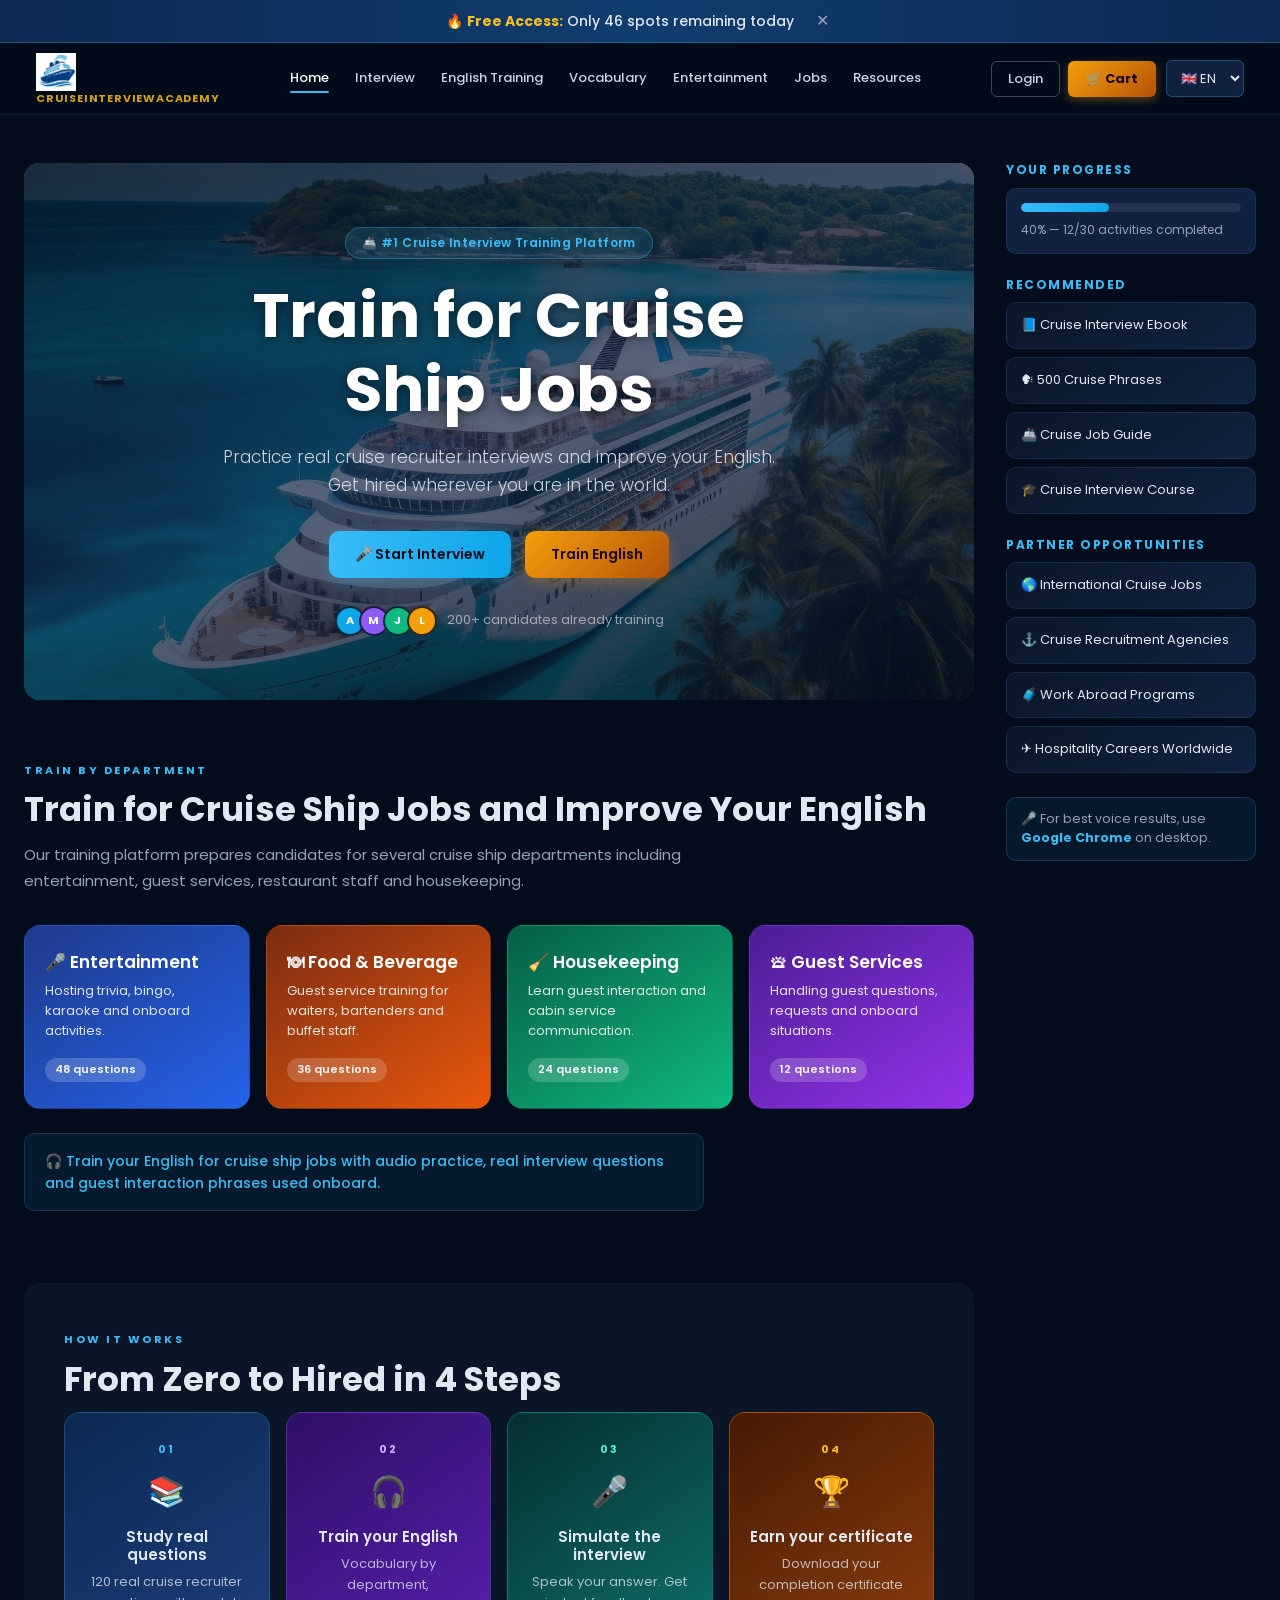
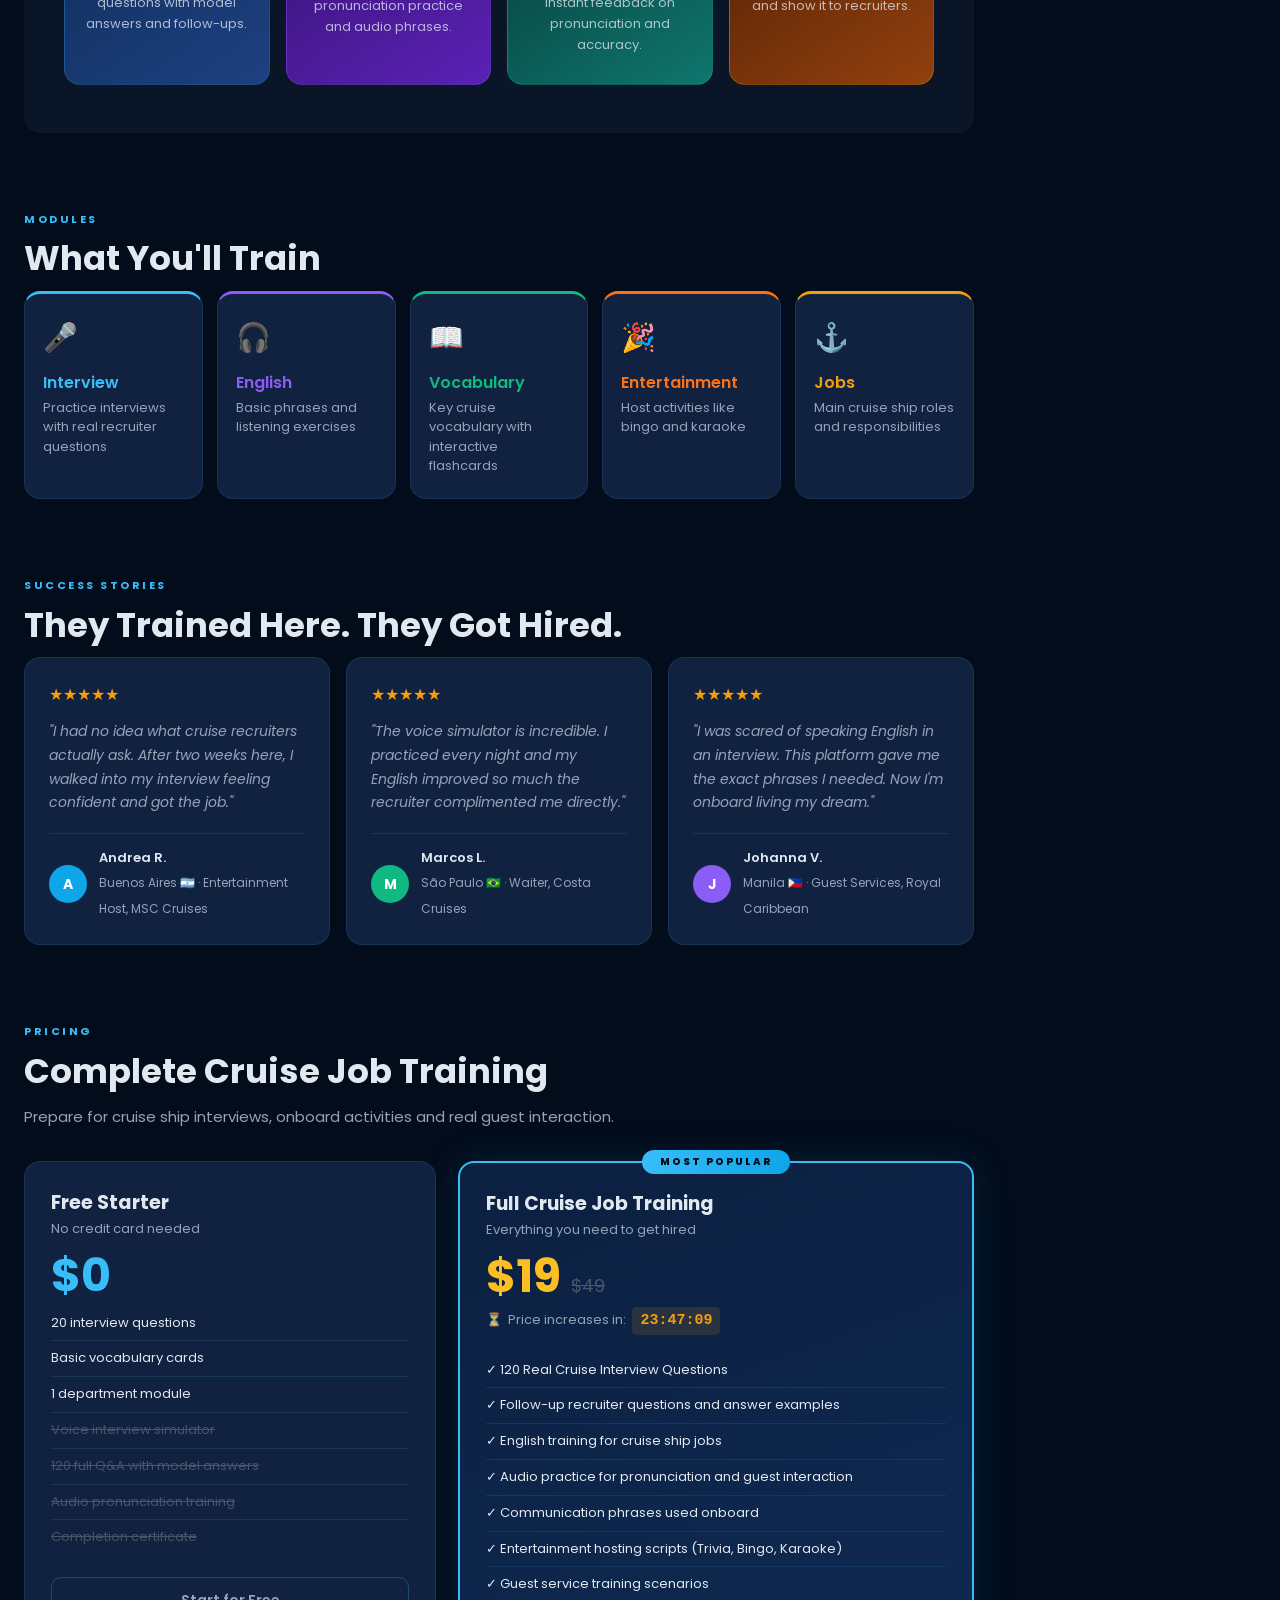
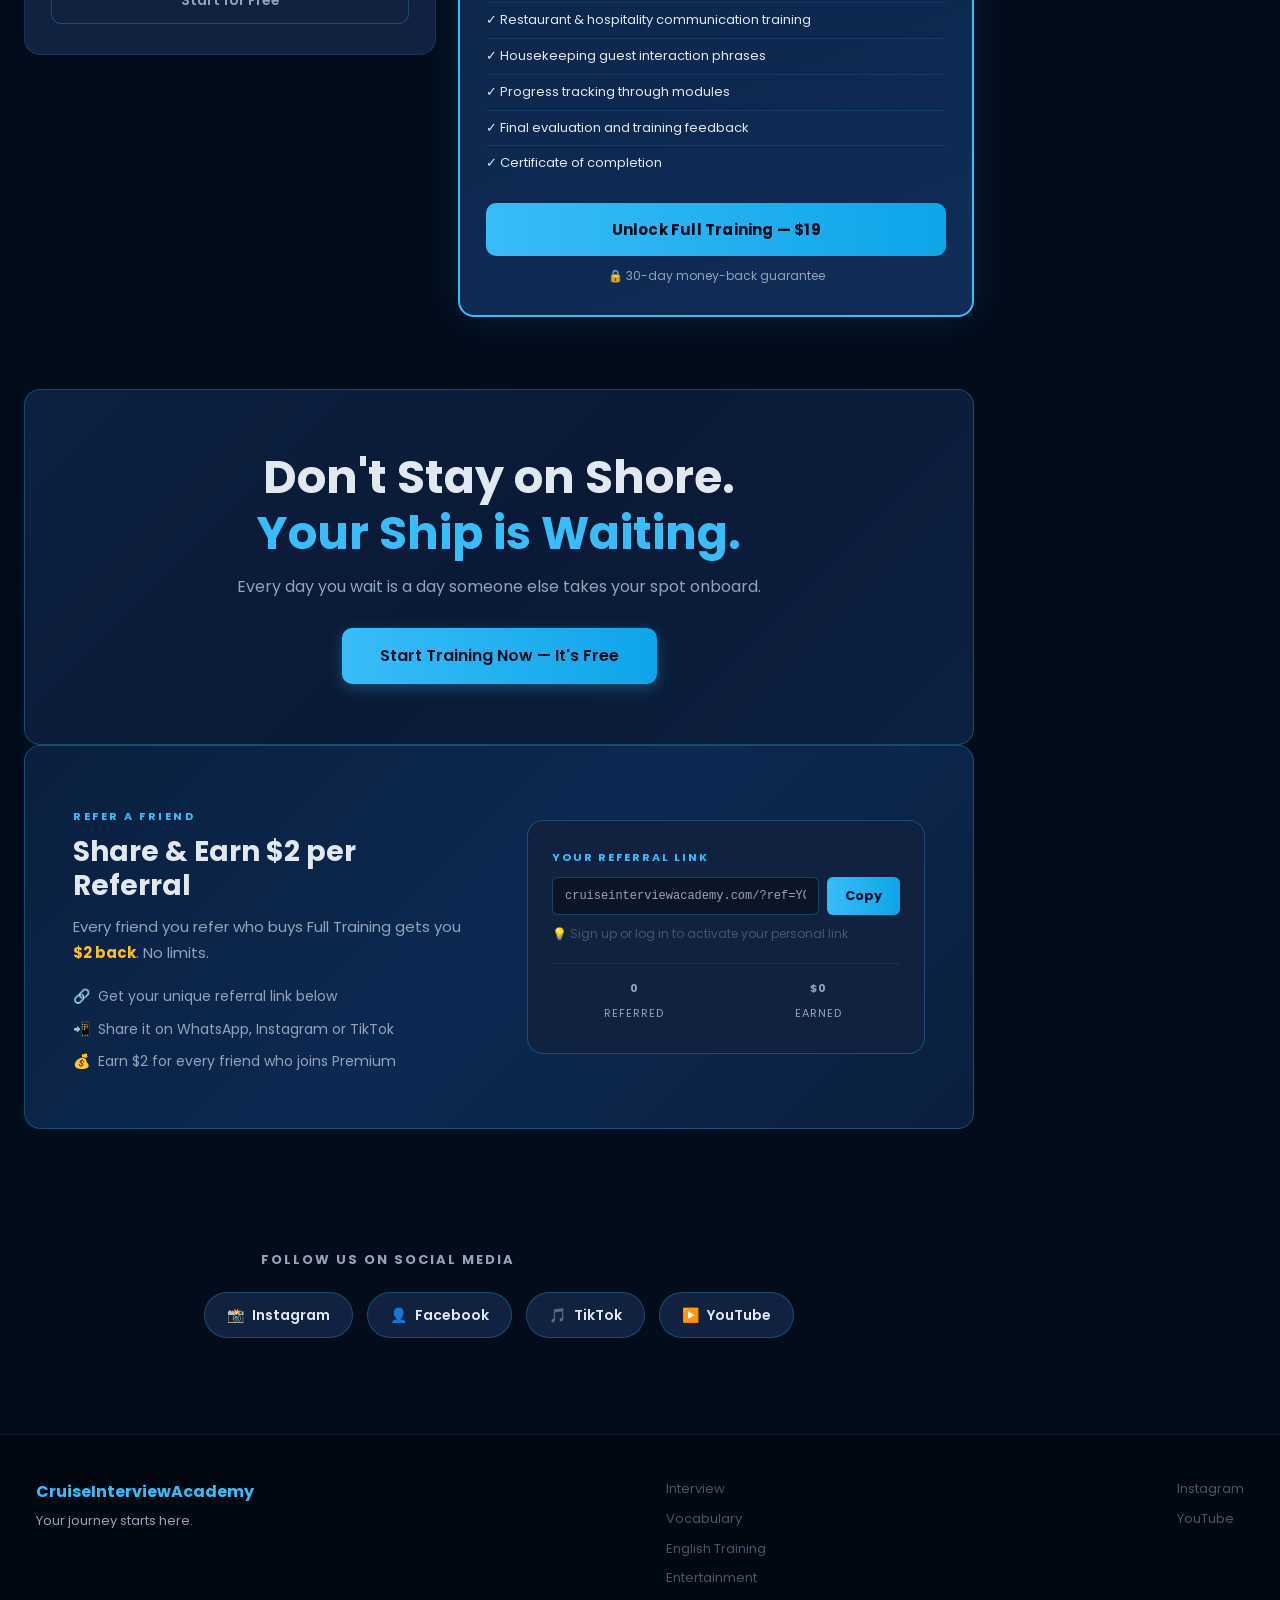
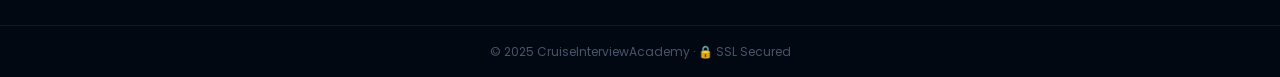
<file: index.html>
<!DOCTYPE html>
<html lang="en">
<head>
<meta charset="UTF-8">
<meta name="viewport" content="width=device-width, initial-scale=1.0">
<title>CruiseInterviewAcademy – Train for Cruise Ship Jobs</title>
<meta name="description" content="Real cruise ship interview questions, English training and voice simulation. Get hired on a cruise ship.">
<link rel="stylesheet" href="style.css">
<link href="https://fonts.googleapis.com/css2?family=Poppins:ital,wght@0,300;0,400;0,600;0,700;1,400&display=swap" rel="stylesheet">
</head>
<body>

<!-- ANNOUNCE BAR -->
<div class="announce-bar" id="announceBar">
  <span data-i18n="announce_text">🔥 <strong>Free Access:</strong> Only <span id="freeCounter">47</span> spots remaining today</span>
  <button class="announce-close" onclick="document.getElementById('announceBar').style.display='none'">✕</button>
</div>

<!-- TOPBAR -->
<header class="topbar" id="topbar">
  <div class="logo">
    <img src="images/logo.png" alt="CruiseInterviewAcademy" onerror="this.style.display='none'">
    <span class="logo-name">CruiseInterviewAcademy</span>
  </div>

  <button class="hamburger" id="hamburger">
    <span></span><span></span><span></span>
  </button>

  <nav class="menu" id="mainMenu">
    <a href="index.html" class="active" data-i18n="nav_home">Home</a>
    <a href="#" data-i18n="nav_interview">Interview</a>
    <a href="#" data-i18n="nav_english">English Training</a>
    <a href="#" data-i18n="nav_vocab">Vocabulary</a>
    <a href="#" data-i18n="nav_entertain">Entertainment</a>
    <a href="#" data-i18n="nav_jobs">Jobs</a>
    <a href="#" data-i18n="nav_resources">Resources</a>
  </nav>

  <div class="auth-area">
    <div class="auth-buttons">
      <button class="btn-login" data-i18n="btn_login">Login</button>
      <button class="btn-cart" data-i18n="btn_cart">🛒 Cart</button>
    </div>
    <select id="language-selector" class="lang-select">
      <option value="en">🇬🇧 EN</option>
      <option value="es">🇪🇸 ES</option>
      <option value="it">🇮🇹 IT</option>
      <option value="fr">🇫🇷 FR</option>
      <option value="pt">🇵🇹 PT</option>
      <option value="ph">🇵🇭 PH</option>
    </select>
  </div>
</header>

<!-- LAYOUT -->
<div class="layout">
<main class="main">

  <!-- HERO -->
  <section class="hero">
    <div class="hero-bg"></div>
    <div class="hero-content">
      <div class="hero-badge" data-i18n="hero_badge">🚢 #1 Cruise Interview Training Platform</div>
      <h1 data-i18n="hero_title">Train for Cruise Ship Jobs</h1>
      <p data-i18n="hero_sub">Practice real cruise recruiter interviews and improve your English.<br>Get hired wherever you are in the world.</p>
      <div class="hero-buttons">
        <a href="#" class="btn btn-primary" data-i18n="btn_interview">🎤 Start Interview</a>
        <a href="#" class="btn btn-secondary" data-i18n="btn_english">Train English</a>
      </div>
      <div class="hero-proof">
        <div class="proof-avatars">
          <div class="avatar" style="background:#0ea5e9">A</div>
          <div class="avatar" style="background:#8b5cf6">M</div>
          <div class="avatar" style="background:#10b981">J</div>
          <div class="avatar" style="background:#f59e0b">L</div>
        </div>
        <span data-i18n="hero_proof">200+ candidates already training</span>
      </div>
    </div>
  </section>

  <!-- CAREERS -->
  <section class="careers">
    <div class="section-label" data-i18n="dept_label">TRAIN BY DEPARTMENT</div>
    <h2 data-i18n="dept_title">Train for Cruise Ship Jobs and Improve Your English</h2>
    <p data-i18n="dept_sub">Our training platform prepares candidates for several cruise ship departments including entertainment, guest services, restaurant staff and housekeeping.</p>
    <div class="career-grid">
      <div class="career-card entertainment">
        <h3 data-i18n="dept_ent_title">🎤 Entertainment</h3>
        <p data-i18n="dept_ent_desc">Hosting trivia, bingo, karaoke and onboard activities.</p>
        <span class="card-tag" data-i18n="dept_ent_tag">48 questions</span>
      </div>
      <div class="career-card food">
        <h3 data-i18n="dept_fb_title">🍽 Food & Beverage</h3>
        <p data-i18n="dept_fb_desc">Guest service training for waiters, bartenders and buffet staff.</p>
        <span class="card-tag" data-i18n="dept_fb_tag">36 questions</span>
      </div>
      <div class="career-card housekeeping">
        <h3 data-i18n="dept_hk_title">🧹 Housekeeping</h3>
        <p data-i18n="dept_hk_desc">Learn guest interaction and cabin service communication.</p>
        <span class="card-tag" data-i18n="dept_hk_tag">24 questions</span>
      </div>
      <div class="career-card guest">
        <h3 data-i18n="dept_gs_title">🛎 Guest Services</h3>
        <p data-i18n="dept_gs_desc">Handling guest questions, requests and onboard situations.</p>
        <span class="card-tag" data-i18n="dept_gs_tag">12 questions</span>
      </div>
    </div>
    <p class="training-feature" data-i18n="training_feat">🎧 Train your English for cruise ship jobs with audio practice, real interview questions and guest interaction phrases used onboard.</p>
  </section>

  <!-- HOW IT WORKS -->
  <section class="how-it-works">
    <div class="section-label" data-i18n="how_label">HOW IT WORKS</div>
    <h2 data-i18n="how_title">From Zero to Hired in 4 Steps</h2>
    <div class="steps-grid">
      <div class="step-card step-blue">
        <div class="step-num">01</div>
        <div class="step-icon">📚</div>
        <h3 data-i18n="step1_title">Study real questions</h3>
        <p data-i18n="step1_desc">120 real cruise recruiter questions with model answers and follow-ups.</p>
      </div>
      <div class="step-card step-purple">
        <div class="step-num">02</div>
        <div class="step-icon">🎧</div>
        <h3 data-i18n="step2_title">Train your English</h3>
        <p data-i18n="step2_desc">Vocabulary by department, pronunciation practice and audio phrases.</p>
      </div>
      <div class="step-card step-teal">
        <div class="step-num">03</div>
        <div class="step-icon">🎤</div>
        <h3 data-i18n="step3_title">Simulate the interview</h3>
        <p data-i18n="step3_desc">Speak your answer. Get instant feedback on pronunciation and accuracy.</p>
      </div>
      <div class="step-card step-amber">
        <div class="step-num">04</div>
        <div class="step-icon">🏆</div>
        <h3 data-i18n="step4_title">Earn your certificate</h3>
        <p data-i18n="step4_desc">Download your completion certificate and show it to recruiters.</p>
      </div>
    </div>
  </section>

  <!-- MODULE CARDS -->
  <section class="cards">
    <div class="section-label" data-i18n="modules_label">MODULES</div>
    <h2 data-i18n="modules_title">What You'll Train</h2>
    <div class="cards-grid">
      <div class="card card-cyan">
        <div class="card-icon">🎤</div>
        <h3 data-i18n="mod_int_title">Interview</h3>
        <p class="description" data-i18n="mod_int_desc">Practice interviews with real recruiter questions</p>
      </div>
      <div class="card card-purple">
        <div class="card-icon">🎧</div>
        <h3 data-i18n="mod_eng_title">English</h3>
        <p class="description" data-i18n="mod_eng_desc">Basic phrases and listening exercises</p>
      </div>
      <div class="card card-green">
        <div class="card-icon">📖</div>
        <h3 data-i18n="mod_voc_title">Vocabulary</h3>
        <p class="description" data-i18n="mod_voc_desc">Key cruise vocabulary with interactive flashcards</p>
      </div>
      <div class="card card-orange">
        <div class="card-icon">🎉</div>
        <h3 data-i18n="mod_ent_title">Entertainment</h3>
        <p class="description" data-i18n="mod_ent_desc">Host activities like bingo and karaoke</p>
      </div>
      <div class="card card-amber">
        <div class="card-icon">⚓</div>
        <h3 data-i18n="mod_job_title">Jobs</h3>
        <p class="description" data-i18n="mod_job_desc">Main cruise ship roles and responsibilities</p>
      </div>
    </div>
  </section>

  <!-- TESTIMONIALS -->
  <section class="testimonials">
    <div class="section-label" data-i18n="test_label">SUCCESS STORIES</div>
    <h2 data-i18n="test_title">They Trained Here. They Got Hired.</h2>
    <div class="testi-grid">
      <div class="testi-card">
        <div class="testi-stars">★★★★★</div>
        <p data-i18n="testi1">"I had no idea what cruise recruiters actually ask. After two weeks here, I walked into my interview feeling confident and got the job."</p>
        <div class="testi-author">
          <div class="testi-avatar" style="background:#0ea5e9">A</div>
          <div><strong>Andrea R.</strong><span>Buenos Aires 🇦🇷 · Entertainment Host, MSC Cruises</span></div>
        </div>
      </div>
      <div class="testi-card">
        <div class="testi-stars">★★★★★</div>
        <p data-i18n="testi2">"The voice simulator is incredible. I practiced every night and my English improved so much the recruiter complimented me directly."</p>
        <div class="testi-author">
          <div class="testi-avatar" style="background:#10b981">M</div>
          <div><strong>Marcos L.</strong><span>São Paulo 🇧🇷 · Waiter, Costa Cruises</span></div>
        </div>
      </div>
      <div class="testi-card">
        <div class="testi-stars">★★★★★</div>
        <p data-i18n="testi3">"I was scared of speaking English in an interview. This platform gave me the exact phrases I needed. Now I'm onboard living my dream."</p>
        <div class="testi-author">
          <div class="testi-avatar" style="background:#8b5cf6">J</div>
          <div><strong>Johanna V.</strong><span>Manila 🇵🇭 · Guest Services, Royal Caribbean</span></div>
        </div>
      </div>
    </div>
  </section>

  <!-- PRICING -->
  <section class="pricing">
    <div class="section-label" data-i18n="price_label">PRICING</div>
    <h2 data-i18n="price_title">Complete Cruise Job Training</h2>
    <p data-i18n="price_sub">Prepare for cruise ship interviews, onboard activities and real guest interaction.</p>
    <div class="pricing-grid">
      <div class="price-card price-free">
        <h3 data-i18n="free_title">Free Starter</h3>
        <p class="price-sub-text" data-i18n="free_sub">No credit card needed</p>
        <p class="price-amount">$0</p>
        <ul>
          <li class="feat-yes" data-i18n="free_f1">20 interview questions</li>
          <li class="feat-yes" data-i18n="free_f2">Basic vocabulary cards</li>
          <li class="feat-yes" data-i18n="free_f3">1 department module</li>
          <li class="feat-no" data-i18n="free_f4">Voice interview simulator</li>
          <li class="feat-no" data-i18n="free_f5">120 full Q&A with model answers</li>
          <li class="feat-no" data-i18n="free_f6">Audio pronunciation training</li>
          <li class="feat-no" data-i18n="free_f7">Completion certificate</li>
        </ul>
        <button class="btn-free-plan" data-i18n="free_cta">Start for Free</button>
      </div>
      <div class="price-card price-premium">
        <div class="popular-badge" data-i18n="popular_badge">MOST POPULAR</div>
        <h3 data-i18n="prem_title">Full Cruise Job Training</h3>
        <p class="price-sub-text" data-i18n="prem_sub">Everything you need to get hired</p>
        <p class="price-amount">$19 <span class="price-old">$49</span></p>
        <div class="price-timer">⏳ <span data-i18n="timer_label">Price increases in:</span> <span class="countdown" id="countdown">23:47:12</span></div>
        <ul>
          <li class="feat-yes" data-i18n="prem_f1">✓ 120 Real Cruise Interview Questions</li>
          <li class="feat-yes" data-i18n="prem_f2">✓ Follow-up recruiter questions and answer examples</li>
          <li class="feat-yes" data-i18n="prem_f3">✓ English training for cruise ship jobs</li>
          <li class="feat-yes" data-i18n="prem_f4">✓ Audio practice for pronunciation and guest interaction</li>
          <li class="feat-yes" data-i18n="prem_f5">✓ Communication phrases used onboard</li>
          <li class="feat-yes" data-i18n="prem_f6">✓ Entertainment hosting scripts (Trivia, Bingo, Karaoke)</li>
          <li class="feat-yes" data-i18n="prem_f7">✓ Guest service training scenarios</li>
          <li class="feat-yes" data-i18n="prem_f8">✓ Restaurant & hospitality communication training</li>
          <li class="feat-yes" data-i18n="prem_f9">✓ Housekeeping guest interaction phrases</li>
          <li class="feat-yes" data-i18n="prem_f10">✓ Progress tracking through modules</li>
          <li class="feat-yes" data-i18n="prem_f11">✓ Final evaluation and training feedback</li>
          <li class="feat-yes" data-i18n="prem_f12">✓ Certificate of completion</li>
        </ul>
        <button class="buy" data-i18n="prem_cta">Unlock Full Training — $19</button>
        <p class="guarantee" data-i18n="guarantee">🔒 30-day money-back guarantee</p>
      </div>
    </div>
  </section>

  <!-- CTA STRIP -->
  <section class="cta-strip">
    <h2 data-i18n="cta_title">Don't Stay on Shore.<br><em>Your Ship is Waiting.</em></h2>
    <p data-i18n="cta_sub">Every day you wait is a day someone else takes your spot onboard.</p>
    <a href="#" class="btn btn-primary btn-large" data-i18n="cta_btn">Start Training Now — It's Free</a>
  </section>
  <!-- REFERRAL -->
<section class="referral">
  <div class="referral-inner">
    <div class="referral-text">
      <div class="section-label" data-i18n="ref_label">REFER A FRIEND</div>
      <h2 data-i18n="ref_title">Share & Earn $2 per Referral</h2>
      <p data-i18n="ref_desc">Every friend you refer who buys Full Training gets you <strong>$2 back</strong>. No limits. Share your link and start earning.</p>
      <ul class="referral-steps">
        <li>🔗 <span data-i18n="ref_s1">Get your unique referral link below</span></li>
        <li>📲 <span data-i18n="ref_s2">Share it on WhatsApp, Instagram or TikTok</span></li>
        <li>💰 <span data-i18n="ref_s3">Earn $2 for every friend who joins Premium</span></li>
      </ul>
    </div>
    <div class="referral-box">
      <p class="ref-box-label" data-i18n="ref_your_link">Your referral link</p>
      <div class="ref-link-row">
        <input type="text" id="refLinkInput" readonly value="cruiseinterviewacademy.com/?ref=YOURCODE">
        <button class="ref-copy-btn" onclick="copyRefLink()" data-i18n="ref_copy">Copy</button>
      </div>
      <p class="ref-note" data-i18n="ref_note">💡 Sign up or log in to activate your personal link</p>
      <div class="ref-stats">
        <div class="ref-stat">
          <span class="ref-stat-num" id="refCount">0</span>
          <span data-i18n="ref_referred">referred</span>
        </div>
        <div class="ref-stat">
          <span class="ref-stat-num" id="refEarned">$0</span>
          <span data-i18n="ref_earned">earned</span>
        </div>
      </div>
    </div>
  </div>
</section>
<!-- SOCIAL FOLLOW -->
<section class="social-follow">
  <p class="social-follow-label" data-i18n="social_label">📲 Follow us on social media</p>
  <div class="social-icons">
    <a href="#" class="social-btn social-ig" aria-label="Instagram">
      📸 <span>Instagram</span>
    </a>
    <a href="#" class="social-btn social-fb" aria-label="Facebook">
      👤 <span>Facebook</span>
    </a>
    <a href="#" class="social-btn social-tt" aria-label="TikTok">
      🎵 <span>TikTok</span>
    </a>
    <a href="#" class="social-btn social-yt" aria-label="YouTube">
      ▶️ <span>YouTube</span>
    </a>
  </div>
</section>
</main>

<!-- SIDEBAR -->
<aside class="sidebar">
  <h3 class="sidebar-title" data-i18n="sb_progress">Your Progress</h3>
  <div class="progress-box">
    <div class="progress-bar"><div class="progress-fill" style="width:40%"></div></div>
    <p data-i18n="sb_progress_text">40% — 12/30 activities completed</p>
  </div>

  <h3 class="sidebar-title" data-i18n="sb_recommended">Recommended</h3>
  <div class="ad" data-i18n="sb_ad1">📘 Cruise Interview Ebook</div>
  <div class="ad" data-i18n="sb_ad2">🗣 500 Cruise Phrases</div>
  <div class="ad" data-i18n="sb_ad3">🚢 Cruise Job Guide</div>
  <div class="ad" data-i18n="sb_ad4">🎓 Cruise Interview Course</div>

  <h3 class="sidebar-title" data-i18n="sb_partners">Partner Opportunities</h3>
  <div class="ad" data-i18n="sb_ad5">🌎 International Cruise Jobs</div>
  <div class="ad" data-i18n="sb_ad6">⚓ Cruise Recruitment Agencies</div>
  <div class="ad" data-i18n="sb_ad7">🧳 Work Abroad Programs</div>
  <div class="ad" data-i18n="sb_ad8">✈ Hospitality Careers Worldwide</div>

  <div class="chrome-tip" data-i18n="chrome_tip">🎤 For best voice results, use <strong>Google Chrome</strong> on desktop.</div>
</aside>
</div>

<!-- FOOTER -->
<footer class="footer">
  <div class="footer-inner">
    <div>
      <span class="footer-logo">CruiseInterviewAcademy</span>
      <p data-i18n="footer_tag">Your journey starts here.</p>
    </div>
    <div class="footer-links">
      <a href="#" data-i18n="nav_interview">Interview Practice</a>
      <a href="#" data-i18n="nav_vocab">Vocabulary</a>
      <a href="#" data-i18n="nav_english">English Training</a>
      <a href="#" data-i18n="nav_entertain">Entertainment</a>
    </div>
    <div class="footer-social">
      <a href="#">Instagram</a>
      <a href="#">YouTube</a>
    </div>
  </div>
  <div class="footer-bottom">
    <p>© 2025 CruiseInterviewAcademy · 🔒 SSL Secured</p>
  </div>
</footer>

<script src="main.js"></script>
</body>
</html>
</file>
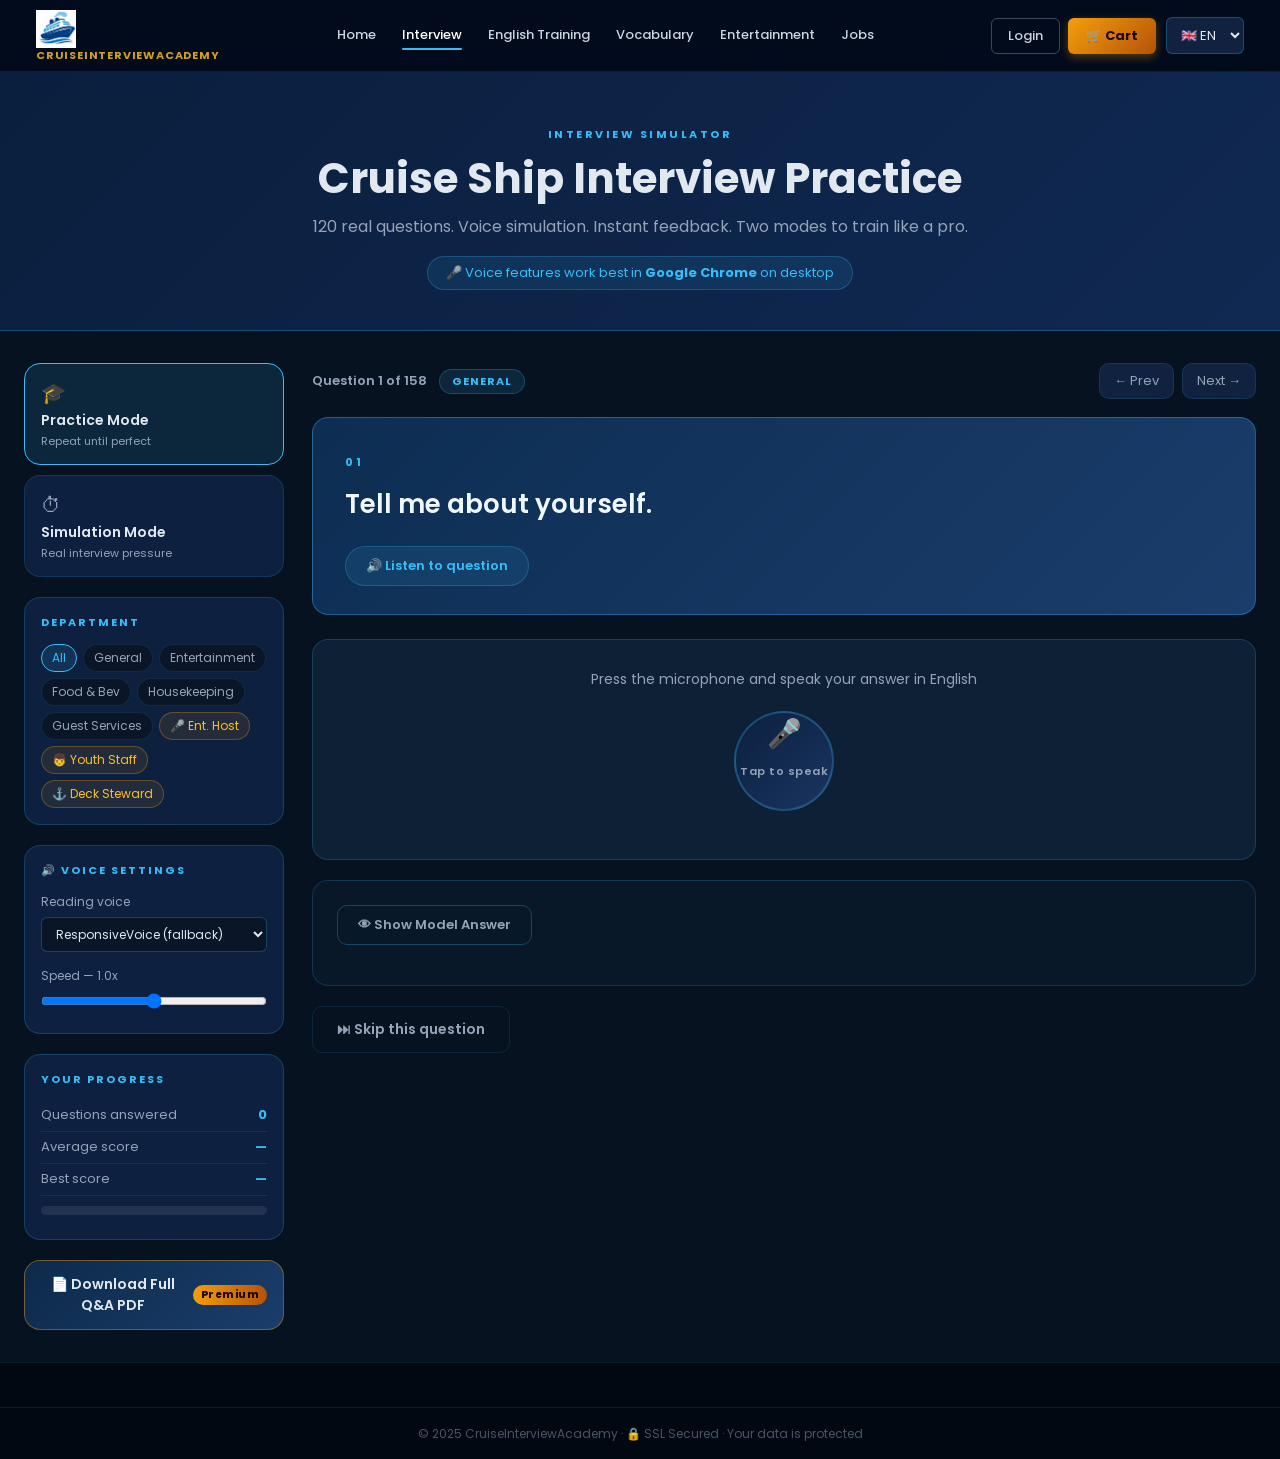
<file: interview.html>
<!DOCTYPE html>
<html lang="en">
<head>
<meta charset="UTF-8">
<meta name="viewport" content="width=device-width, initial-scale=1.0">
<title>Interview Practice – CruiseInterviewAcademy</title>
<link rel="stylesheet" href="style.css">
<link rel="stylesheet" href="interview.css">
<link href="https://fonts.googleapis.com/css2?family=Poppins:wght@300;400;600;700&display=swap" rel="stylesheet">
<script src="https://code.responsivevoice.org/responsivevoice.js?key=PpGpKCiB"></script>
</head>
<body>

<!-- TOPBAR -->
<header class="topbar" id="topbar">
  <div class="logo">
    <img src="images/logo.png" alt="CruiseInterviewAcademy" onerror="this.style.display='none'">
    <span class="logo-name">CruiseInterviewAcademy</span>
  </div>
  <nav class="menu" id="mainMenu">
    <a href="index.html">Home</a>
    <a href="interview.html" class="active">Interview</a>
    <a href="#">English Training</a>
    <a href="#">Vocabulary</a>
    <a href="#">Entertainment</a>
    <a href="#">Jobs</a>
  </nav>
  <div class="auth-area">
    <div class="auth-buttons">
      <button class="btn-login" id="loginBtn">Login</button>
      <button class="btn-cart">🛒 Cart</button>
    </div>
    <select id="language-selector" class="lang-select">
      <option value="en">🇬🇧 EN</option>
      <option value="es">🇪🇸 ES</option>
      <option value="it">🇮🇹 IT</option>
      <option value="fr">🇫🇷 FR</option>
      <option value="pt">🇵🇹 PT</option>
      <option value="ph">🇵🇭 PH</option>
    </select>
  </div>
</header>

<!-- PAGE HEADER -->
<div class="page-header">
  <div class="page-header-inner">
    <div class="section-label">INTERVIEW SIMULATOR</div>
    <h1>Cruise Ship Interview Practice</h1>
    <p>120 real questions. Voice simulation. Instant feedback. Two modes to train like a pro.</p>
    <div class="chrome-notice">
      🎤 Voice features work best in <strong>Google Chrome</strong> on desktop
    </div>
  </div>
</div>

<!-- MAIN LAYOUT -->
<div class="interview-layout">

<!-- LEFT PANEL: controls -->
<aside class="interview-sidebar">

  <!-- Mode selector -->
  <div class="mode-selector">
    <button class="mode-btn active" id="modePracticeBtn" onclick="setMode('practice')">
      <span class="mode-icon">🎓</span>
      <span class="mode-label">Practice Mode</span>
      <span class="mode-sub">Repeat until perfect</span>
    </button>
    <button class="mode-btn" id="modeSimBtn" onclick="setMode('simulation')">
      <span class="mode-icon">⏱</span>
      <span class="mode-label">Simulation Mode</span>
      <span class="mode-sub">Real interview pressure</span>
    </button>
  </div>

  <!-- Department filter -->
  <div class="filter-box">
    <div class="filter-label">Department</div>
    <div class="dept-filters">
      <button class="dept-btn active" onclick="filterDept('all')">All</button>
      <button class="dept-btn" onclick="filterDept('general')">General</button>
      <button class="dept-btn" onclick="filterDept('entertainment')">Entertainment</button>
      <button class="dept-btn" onclick="filterDept('food')">Food & Bev</button>
      <button class="dept-btn" onclick="filterDept('housekeeping')">Housekeeping</button>
      <button class="dept-btn" onclick="filterDept('guestservices')">Guest Services</button>
      <button class="dept-btn dept-btn-target" onclick="filterDept('entertainment_host')">🎤 Ent. Host</button>
      <button class="dept-btn dept-btn-target" onclick="filterDept('youth_staff')">👦 Youth Staff</button>
      <button class="dept-btn dept-btn-target" onclick="filterDept('deck_steward')">⚓ Deck Steward</button>
    </div>
  </div>

  <!-- Voice settings -->
  <div class="voice-box">
    <div class="filter-label">🔊 Voice Settings</div>
    <label class="voice-label">Reading voice</label>
    <select id="voiceSelect" class="voice-select"></select>
    <label class="voice-label">Speed — <span id="rateVal">1.0</span>x</label>
    <input type="range" id="rateSlider" min="0.5" max="1.5" step="0.1" value="1.0">
  </div>

  <!-- Progress -->
  <div class="sidebar-progress">
    <div class="filter-label">Your Progress</div>
    <div class="prog-row">
      <span>Questions answered</span>
      <strong id="answeredCount">0</strong>
    </div>
    <div class="prog-row">
      <span>Average score</span>
      <strong id="avgScore">—</strong>
    </div>
    <div class="prog-row">
      <span>Best score</span>
      <strong id="bestScore">—</strong>
    </div>
    <div class="progress-bar" style="margin-top:10px">
      <div class="progress-fill" id="overallProgressFill" style="width:0%"></div>
    </div>
  </div>

  <!-- PDF Download -->
  <button class="pdf-btn" onclick="handlePdfDownload()">
    📄 Download Full Q&A PDF
    <span class="pdf-badge">Premium</span>
  </button>

</aside>

<!-- RIGHT PANEL: question + answer area -->
<main class="interview-main">

  <!-- Question counter & nav -->
  <div class="q-topbar">
    <div class="q-counter">
      Question <span id="qCurrent">1</span> of <span id="qTotal">120</span>
    </div>
    <div class="q-dept-badge" id="qDeptBadge">General</div>
    <div class="q-nav">
      <button class="q-nav-btn" onclick="prevQuestion()">← Prev</button>
      <button class="q-nav-btn" onclick="nextQuestion()">Next →</button>
    </div>
  </div>

  <!-- Question card -->
  <div class="question-card" id="questionCard">
    <div class="q-number" id="qNumber">01</div>
    <div class="q-text" id="qText">Loading question...</div>

    <!-- Listen button -->
    <button class="listen-btn" onclick="speakQuestion()" id="listenBtn">
      🔊 Listen to question
    </button>
  </div>

  <!-- PRACTICE MODE UI -->
  <div id="practiceUI">

    <!-- Timer bar (simulation only, hidden in practice) -->
    <div class="timer-wrap" id="timerWrap" style="display:none">
      <div class="timer-bar-bg">
        <div class="timer-bar-fill" id="timerFill"></div>
      </div>
      <span class="timer-text" id="timerText">60s</span>
    </div>

    <!-- Voice answer area -->
    <div class="answer-area" id="answerArea">
      <div class="answer-status" id="answerStatus">
        Press the microphone and speak your answer in English
      </div>

      <div class="mic-wrap">
        <button class="mic-btn" id="micBtn" onclick="toggleMic()">
          <span class="mic-icon">🎤</span>
          <span class="mic-label" id="micLabel">Tap to speak</span>
        </button>
      </div>

      <!-- Live transcript -->
      <div class="transcript-box" id="transcriptBox" style="display:none">
        <div class="transcript-label">Your answer:</div>
        <div class="transcript-text" id="transcriptText"></div>
      </div>

      <!-- Score display -->
      <div class="score-wrap" id="scoreWrap" style="display:none">
        <div class="score-circle" id="scoreCircle">
          <span class="score-num" id="scoreNum">0%</span>
          <span class="score-label">accuracy</span>
        </div>
        <div class="score-breakdown" id="scoreBreakdown"></div>
      </div>

      <!-- Color coded answer comparison -->
      <div class="comparison-wrap" id="comparisonWrap" style="display:none">
        <div class="comparison-header">
          <div class="comparison-label">Word-by-word comparison:</div>
          <button class="clear-btn" onclick="retryQuestion()" title="Clear and retry">↺ Clear</button>
        </div>
        <div class="comparison-text" id="comparisonText"></div>
        <div class="legend">
          <span class="legend-item"><span class="dot green"></span> Correct</span>
          <span class="legend-item"><span class="dot yellow"></span> Close</span>
          <span class="legend-item"><span class="dot red"></span> Missing/Wrong</span>
        </div>
      </div>

    </div>

    <!-- Model answer section (locked for non-premium after q4) -->
    <div class="model-answer-section" id="modelAnswerSection">
      <button class="toggle-answer-btn" id="toggleAnswerBtn" onclick="toggleModelAnswer()">
        👁 Show Model Answer
      </button>

      <div class="model-answer-content" id="modelAnswerContent" style="display:none">

        <div class="section-block block-answer">
          <div class="block-header">
            <span class="block-icon">💬</span>
            <span class="block-title">Model Answer</span>
            <button class="listen-btn listen-btn-answer" onclick="speakAnswer()" id="listenAnswerBtn">🔊 Listen</button>
          </div>
          <div class="model-answer-box" id="modelAnswerBox"></div>
        </div>

        <div class="section-block block-keywords">
          <div class="block-header">
            <span class="block-icon">🔑</span>
            <span class="block-title">Key words to use</span>
          </div>
          <div class="kw-chips" id="kwChips"></div>
        </div>

        <div class="section-block block-followup">
          <div class="block-header">
            <span class="block-icon">🔄</span>
            <span class="block-title">Follow-up question</span>
            <button class="listen-btn listen-btn-followup" onclick="speakFollowUp()" id="listenFollowBtn">🔊 Listen</button>
          </div>
          <div class="fu-question" id="fuQuestion"></div>
          <div class="fu-answer-wrap" style="margin-top:10px;">
            <button class="fu-toggle" onclick="toggleFollowUp()">Show answer</button>
            <button class="listen-btn listen-btn-followup" onclick="speakFollowUpAnswer()" id="listenFollowAnsBtn" style="display:none">🔊 Answer</button>
          </div>
          <div class="fu-answer" id="fuAnswer" style="display:none"></div>
        </div>

        <div class="section-block block-tip">
          <div class="block-header">
            <span class="block-icon">💡</span>
            <span class="block-title">Recruiter tip</span>
          </div>
          <div class="tip-text" id="tipText"></div>
        </div>

      </div>

      <!-- LOCK OVERLAY for premium content -->
      <div class="lock-overlay" id="lockOverlay" style="display:none" onclick="openPremiumModal()">
        <div class="lock-inner">
          <div class="lock-icon">🔒</div>
          <div class="lock-title">Premium Content</div>
          <div class="lock-desc">Unlock 116 more questions with model answers, keywords, follow-ups and recruiter tips.</div>
          <button class="lock-cta" onclick="openPremiumModal()">Unlock Full Training — $19</button>
        </div>
      </div>
    </div>

    <!-- Practice mode action buttons -->
    <div class="action-btns" id="practiceActions">
      <button class="action-btn btn-retry" onclick="retryQuestion()" id="retryBtn" style="display:none">
        🔄 Try Again
      </button>
      <button class="action-btn btn-happy" onclick="nextQuestion()" id="happyBtn" style="display:none">
        ✅ I'm happy — Next Question
      </button>
      <button class="action-btn btn-skip" onclick="nextQuestion()">
        ⏭ Skip this question
      </button>
    </div>

  </div>

</main>
</div>

<!-- PREMIUM MODAL -->
<div class="modal-overlay" id="premiumModal" style="display:none" onclick="if(event.target===this)closePremiumModal()">
  <div class="modal-box">
    <button class="modal-close" onclick="closePremiumModal()">✕</button>
    <div style="text-align:center; font-size:36px; margin-bottom:16px">🔒</div>
    <h2 style="text-align:center; margin-bottom:8px">Unlock Full Training</h2>
    <p style="text-align:center; color:var(--text-muted); margin-bottom:24px; font-size:14px">
      Get access to all 120 questions with full model answers, keyword analysis, follow-up questions, voice scoring and your completion certificate.
    </p>
    <div class="modal-price-row">
      <span class="modal-price">$19</span>
      <span class="modal-price-old">$49</span>
    </div>
    <input type="email" placeholder="Your email to reserve your spot" id="premiumEmail" style="width:100%; margin-bottom:12px">
    <button class="btn-premium" style="width:100%" onclick="handlePremiumSignup()">Unlock Full Training — $19</button>
    <p style="text-align:center; font-size:12px; color:var(--text-muted); margin-top:12px">🔒 30-day money-back guarantee · SSL secured</p>
  </div>
</div>

<footer class="footer" style="margin-top:0">
  <div class="footer-bottom">
    <p>© 2025 CruiseInterviewAcademy · 🔒 SSL Secured · Your data is protected</p>
  </div>
</footer>

<script src="questions.js"></script>
<script src="questions_targeted.js"></script>
<script src="main.js"></script>
<script src="interview.js"></script>
</body>
</html>
</file>
<file: style.css>
/* =====================================================
   CruiseInterviewAcademy — style.css
   Fixes: logo name dorado, cart amber, menú contraste,
   btn-secondary sólido, sidebar scroll, colores secciones
   ===================================================== */

*, *::before, *::after { margin:0; padding:0; box-sizing:border-box; }

:root {
  --bg:          #020c1b;
  --bg-2:        #0a1628;
  --bg-3:        #0f2042;
  --surface:     #112240;
  --surface-2:   #1a3358;
  --accent:      #38bdf8;
  --accent-2:    #0ea5e9;
  --amber:       #f59e0b;
  --amber-light: #fbbf24;
  --amber-dark:  #b45309;
  --gold:        #d4a017;
  --green:       #10b981;
  --purple:      #8b5cf6;
  --orange:      #f97316;
  --teal:        #14b8a6;
  --red:         #ef4444;
  --text:        #e2e8f0;
  --text-muted:  #94a3b8;
  --text-dim:    #475569;
  --border:      rgba(56,189,248,0.12);
  --border-2:    rgba(56,189,248,0.28);
  --radius:      10px;
  --radius-lg:   16px;
  --tr:          0.25s ease;
}

html { scroll-behavior: smooth; }
body {
  font-family: 'Poppins', sans-serif;
  background: var(--bg);
  color: var(--text);
  font-size: 16px;
  line-height: 1.6;
  overflow-x: hidden;
}
img { max-width:100%; height:auto; display:block; }
a { color: var(--accent); text-decoration:none; transition: color var(--tr); }
a:hover { color: var(--accent-2); }
h1,h2,h3,h4 { line-height:1.2; }

/* ---- ANNOUNCE BAR ---- */
.announce-bar {
  background: linear-gradient(90deg, #0c2952, #0f3d6e, #0c2952);
  border-bottom: 1px solid var(--border-2);
  padding: 10px 24px;
  display: flex;
  align-items: center;
  justify-content: center;
  gap: 16px;
  font-size: 14px;
  font-weight: 500;
  position: relative;
  z-index: 200;
}
.announce-bar strong { color: var(--amber-light); }
.announce-close {
  background: none; border: none;
  color: var(--text-muted); cursor: pointer;
  font-size: 16px; padding: 2px 6px;
  transition: color var(--tr); line-height:1;
}
.announce-close:hover { color: var(--text); }

/* ---- TOPBAR ---- */
.topbar {
  display: flex;
  align-items: center;
  justify-content: space-between;
  gap: 16px;
  padding: 0 36px;
  height: 72px;
  background: rgba(2,12,27,0.97);
  backdrop-filter: blur(12px);
  border-bottom: 1px solid var(--border);
  position: sticky;
  top: 0;
  z-index: 100;
  transition: box-shadow var(--tr);
}
.topbar.scrolled { box-shadow: 0 4px 24px rgba(0,0,0,0.55); }

/* FIX 1 — Logo: imagen + nombre dorado debajo */
.logo {
  display: flex;
  flex-direction: column;
  align-items: flex-start;
  gap: 2px;
  flex-shrink: 0;
  text-decoration: none;
}
.logo img { height: 38px; width: auto; }
.logo-name {
  font-size: 11px;
  font-weight: 700;
  color: var(--gold);
  letter-spacing: 0.8px;
  text-transform: uppercase;
  line-height: 1;
  white-space: nowrap;
}

/* FIX 3 — Menu: mejor contraste, separador sutil entre links */
.menu {
  display: flex;
  align-items: center;
  gap: 0;
  flex: 1;
  justify-content: center;
}
.menu a {
  color: #cbd5e1;
  font-size: 13px;
  font-weight: 500;
  padding: 6px 13px;
  border-radius: 6px;
  transition: all var(--tr);
  white-space: nowrap;
  position: relative;
}
.menu a::after {
  content: '';
  position: absolute;
  bottom: 2px; left: 13px; right: 13px;
  height: 2px;
  background: var(--accent);
  border-radius: 2px;
  transform: scaleX(0);
  transition: transform var(--tr);
}
.menu a:hover { color: #fff; background: rgba(56,189,248,0.1); }
.menu a:hover::after,
.menu a.active::after { transform: scaleX(1); }
.menu a.active { color: #fff; }

/* Auth area */
.auth-area { display:flex; align-items:center; gap:10px; flex-shrink:0; }
.auth-buttons { display:flex; align-items:center; gap:8px; }

.btn-login {
  background: transparent;
  border: 1px solid rgba(203,213,225,0.3);
  color: #cbd5e1;
  padding: 7px 16px;
  border-radius: 6px;
  font-size: 13px;
  font-weight: 500;
  cursor: pointer;
  font-family: 'Poppins', sans-serif;
  transition: all var(--tr);
}
.btn-login:hover { border-color: var(--accent); color: var(--accent); }

/* FIX 2 — Cart: amber/dorado llamativo */
.btn-cart {
  background: linear-gradient(135deg, var(--amber), var(--amber-dark));
  border: none;
  color: #1a0a00;
  padding: 8px 18px;
  border-radius: 6px;
  font-size: 13px;
  font-weight: 700;
  cursor: pointer;
  font-family: 'Poppins', sans-serif;
  transition: all var(--tr);
  box-shadow: 0 3px 10px rgba(245,158,11,0.35);
}
.btn-cart:hover {
  background: linear-gradient(135deg, var(--amber-light), var(--amber));
  transform: translateY(-1px);
  box-shadow: 0 5px 16px rgba(245,158,11,0.45);
}

.lang-select {
  background: var(--surface);
  border: 1px solid var(--border-2);
  color: var(--text);
  padding: 7px 10px;
  border-radius: 6px;
  font-size: 13px;
  cursor: pointer;
  font-family: 'Poppins', sans-serif;
}
.lang-select option { background: var(--bg-2); }

/* Hamburger */
.hamburger { display:none; flex-direction:column; gap:5px; background:none; border:none; cursor:pointer; padding:8px; }
.hamburger span { display:block; width:22px; height:2px; background:var(--text); border-radius:2px; transition:all 0.3s; }

/* ---- LAYOUT ---- */
.layout {
  display: flex;
  max-width: 1300px;
  margin: 0 auto;
  padding: 48px 24px;
  gap: 32px;
  align-items: flex-start;
}
.main { flex: 1; min-width: 0; }

/* ---- SECTION SHARED ---- */
.section-label {
  display: inline-block;
  font-size: 11px;
  font-weight: 700;
  letter-spacing: 2.5px;
  color: var(--accent);
  text-transform: uppercase;
  margin-bottom: 10px;
}
section { margin-bottom: 72px; }
section h2 {
  font-size: clamp(22px, 3.2vw, 34px);
  font-weight: 700;
  margin-bottom: 12px;
}
section > p {
  font-size: 15px;
  color: var(--text-muted);
  max-width: 680px;
  line-height: 1.7;
  margin-bottom: 32px;
}

/* ---- HERO ---- */
.hero {
  position: relative;
  min-height: 500px;
  border-radius: var(--radius-lg);
  overflow: hidden;
  display: flex;
  align-items: center;
  justify-content: center;
  text-align: center;
  margin-bottom: 56px;
}
.hero-bg {
  position: absolute; inset: 0;
  background-image: url('images/cruise-ship.jpg');
  background-size: cover;
  background-position: center;
  transform: scale(1.04);
  animation: heroZoom 18s ease-in-out infinite alternate;
}
.hero-bg::after {
  content: '';
  position: absolute; inset: 0;
  background: linear-gradient(160deg, rgba(2,12,27,0.82) 0%, rgba(15,32,66,0.68) 50%, rgba(2,12,27,0.85) 100%);
}
@keyframes heroZoom {
  from { transform: scale(1.04); }
  to   { transform: scale(1.10); }
}
.hero-content {
  position: relative; z-index: 2;
  padding: 64px 32px; max-width: 680px;
  animation: fadeUp 0.9s ease both;
}
@keyframes fadeUp {
  from { opacity:0; transform:translateY(22px); }
  to   { opacity:1; transform:translateY(0); }
}
.hero-badge {
  display: inline-block;
  background: rgba(56,189,248,0.15);
  border: 1px solid rgba(56,189,248,0.32);
  color: var(--accent);
  font-size: 12px; font-weight: 600;
  padding: 5px 16px; border-radius: 40px;
  margin-bottom: 20px; letter-spacing: 0.4px;
}
.hero-content h1 {
  font-size: clamp(34px, 5.5vw, 62px);
  font-weight: 700; color: #fff;
  margin-bottom: 16px;
  text-shadow: 0 2px 12px rgba(0,0,0,0.5);
}
.hero-content p {
  font-size: clamp(14px, 1.8vw, 17px);
  color: rgba(226,232,240,0.88);
  margin-bottom: 32px; line-height: 1.65;
  font-weight: 300;
}
.hero-buttons { display:flex; justify-content:center; gap:14px; flex-wrap:wrap; margin-bottom:28px; }
.hero-proof { display:flex; align-items:center; justify-content:center; gap:10px; font-size:13px; color:rgba(226,232,240,0.6); }
.proof-avatars { display:flex; }
.avatar {
  width:30px; height:30px; border-radius:50%;
  border:2px solid rgba(2,12,27,0.8);
  display:flex; align-items:center; justify-content:center;
  font-size:11px; font-weight:700; color:#fff;
  margin-left:-6px;
}
.avatar:first-child { margin-left:0; }

/* ---- BUTTONS ---- */
.btn {
  display: inline-flex; align-items:center; gap:6px;
  padding: 12px 26px; border-radius: var(--radius);
  font-size: 14px; font-weight: 600;
  font-family: 'Poppins', sans-serif;
  transition: all var(--tr); cursor:pointer; text-decoration:none;
}
.btn-primary {
  background: linear-gradient(90deg, var(--accent), var(--accent-2));
  color: #020c1b; border: none;
  box-shadow: 0 4px 14px rgba(56,189,248,0.3);
}
.btn-primary:hover {
  transform: translateY(-2px);
  box-shadow: 0 8px 22px rgba(56,189,248,0.4);
  color: #020c1b;
}

/* DESPUÉS */
.btn-secondary {
  background: linear-gradient(135deg, var(--amber), var(--amber-dark));
  color: #1a0a00;
  border: none;
  box-shadow: 0 4px 14px rgba(245,158,11,0.3);
}
.btn-secondary:hover {
  background: linear-gradient(135deg, var(--amber-light), var(--amber));
  color: #1a0a00;
  transform: translateY(-2px);
  box-shadow: 0 8px 22px rgba(245,158,11,0.4);
}

.btn-large { padding: 15px 38px; font-size: 16px; }

/* ---- CAREERS ---- */
.career-grid {
  display: grid;
  grid-template-columns: repeat(auto-fit, minmax(190px, 1fr));
  gap: 16px; margin-bottom: 24px;
}
.career-card {
  padding: 26px 20px; border-radius: var(--radius-lg);
  border: 1px solid transparent;
  color: white; transition: all 0.28s ease; cursor:pointer;
}
.career-card:hover { transform:translateY(-5px); filter:brightness(1.1); box-shadow:0 16px 32px rgba(0,0,0,0.35); }
.career-card h3 { font-size:17px; font-weight:600; margin-bottom:8px; }
.career-card p  { font-size:13px; opacity:0.85; line-height:1.55; margin-bottom:14px; }
.card-tag {
  display:inline-block; background:rgba(255,255,255,0.18);
  color:rgba(255,255,255,0.95); font-size:11px; font-weight:600;
  padding:3px 10px; border-radius:40px;
}
.entertainment { background: linear-gradient(145deg,#1e3a8a,#2563eb); }
.food          { background: linear-gradient(145deg,#7c2d12,#ea580c); }
.housekeeping  { background: linear-gradient(145deg,#065f46,#10b981); }
.guest         { background: linear-gradient(145deg,#4c1d95,#9333ea); }

.training-feature {
  padding: 16px 20px; border-radius: var(--radius);
  background: rgba(56,189,248,0.08);
  border: 1px solid rgba(56,189,248,0.18);
  color: var(--accent); font-weight:500; font-size:14px; line-height:1.6;
}

/* ---- HOW IT WORKS — colores diferenciados por paso ---- */
.how-it-works { background: var(--bg-2); border-radius: var(--radius-lg); padding: 48px 40px; margin-bottom:72px; }
.how-it-works .section-label { display:block; }
.steps-grid {
  display: grid;
  grid-template-columns: repeat(auto-fit, minmax(190px,1fr));
  gap: 16px; margin-top:8px;
}
.step-card {
  border-radius: var(--radius-lg); padding:28px 20px; text-align:center;
  border: 1px solid transparent; transition:all 0.28s ease;
}
.step-card:hover { transform:translateY(-4px); }
.step-num  { font-size:11px; font-weight:700; letter-spacing:2px; margin-bottom:10px; }
.step-icon { font-size:30px; margin-bottom:12px; }
.step-card h3 { font-size:15px; font-weight:600; margin-bottom:8px; }
.step-card p  { font-size:13px; line-height:1.6; }

.step-blue   { background:linear-gradient(145deg,#0c2952,#1e4080); border-color:rgba(56,189,248,0.2); }
.step-blue   .step-num { color:var(--accent); }
.step-blue   p { color:rgba(226,232,240,0.75); }

.step-purple { background:linear-gradient(145deg,#2e1065,#5b21b6); border-color:rgba(139,92,246,0.3); }
.step-purple .step-num { color:#c4b5fd; }
.step-purple p { color:rgba(226,232,240,0.75); }

.step-teal   { background:linear-gradient(145deg,#042f2e,#0f766e); border-color:rgba(20,184,166,0.3); }
.step-teal   .step-num { color:#5eead4; }
.step-teal   p { color:rgba(226,232,240,0.75); }

.step-amber  { background:linear-gradient(145deg,#451a03,#92400e); border-color:rgba(245,158,11,0.3); }
.step-amber  .step-num { color:var(--amber-light); }
.step-amber  p { color:rgba(226,232,240,0.75); }

/* ---- MODULE CARDS — cada card con acento de color ---- */
.cards-grid {
  display: grid;
  grid-template-columns: repeat(auto-fit, minmax(170px,1fr));
  gap: 14px;
}
.card {
  border-radius: var(--radius-lg); padding:22px 18px;
  border: 1px solid var(--border);
  background: var(--surface);
  transition:all 0.28s ease; cursor:pointer;
}
.card:hover { transform:translateY(-5px); box-shadow:0 14px 28px rgba(0,0,0,0.3); }
.card-icon { font-size:28px; margin-bottom:12px; }
.card h3   { font-size:16px; font-weight:600; margin-bottom:6px; }
.card p    { font-size:13px; color:var(--text-muted); line-height:1.5; }

.card-cyan   { border-top: 3px solid var(--accent); }
.card-cyan   h3 { color: var(--accent); }
.card-cyan:hover  { border-color: var(--accent); background: rgba(56,189,248,0.07); }

.card-purple { border-top: 3px solid var(--purple); }
.card-purple h3 { color: var(--purple); }
.card-purple:hover { border-color: var(--purple); background: rgba(139,92,246,0.07); }

.card-green  { border-top: 3px solid var(--green); }
.card-green  h3 { color: var(--green); }
.card-green:hover  { border-color: var(--green); background: rgba(16,185,129,0.07); }

.card-orange { border-top: 3px solid var(--orange); }
.card-orange h3 { color: var(--orange); }
.card-orange:hover { border-color: var(--orange); background: rgba(249,115,22,0.07); }

.card-amber  { border-top: 3px solid var(--amber); }
.card-amber  h3 { color: var(--amber); }
.card-amber:hover  { border-color: var(--amber); background: rgba(245,158,11,0.07); }

/* ---- TESTIMONIALS ---- */
.testi-grid { display:grid; grid-template-columns:repeat(auto-fit,minmax(240px,1fr)); gap:16px; }
.testi-card {
  background: var(--surface); border:1px solid var(--border);
  border-radius: var(--radius-lg); padding:24px;
  transition:all 0.28s ease;
}
.testi-card:hover { transform:translateY(-4px); border-color:var(--border-2); box-shadow:0 12px 24px rgba(0,0,0,0.3); }
.testi-stars { color:var(--amber); font-size:16px; margin-bottom:12px; }
.testi-card > p { font-size:14px; color:var(--text-muted); line-height:1.7; font-style:italic; margin-bottom:18px; }
.testi-author { display:flex; align-items:center; gap:12px; border-top:1px solid var(--border); padding-top:14px; }
.testi-avatar { width:38px; height:38px; border-radius:50%; display:flex; align-items:center; justify-content:center; font-size:14px; font-weight:700; color:#fff; flex-shrink:0; }
.testi-author strong { display:block; font-size:13px; font-weight:600; }
.testi-author span   { font-size:12px; color:var(--text-muted); }

/* ---- PRICING — colores diferenciados ---- */
.pricing-grid {
  display: grid;
  grid-template-columns: 1fr 1.25fr;
  gap: 22px; align-items: start;
}
.price-card {
  border-radius: var(--radius-lg); padding:30px 26px;
  position: relative;
}
.price-free {
  background: var(--surface);
  border: 1px solid var(--border);
}
.price-premium {
  background: linear-gradient(160deg, #0c2040, #0f2d58);
  border: 2px solid var(--accent);
  box-shadow: 0 0 40px rgba(56,189,248,0.12);
}
.popular-badge {
  position:absolute; top:-13px; left:50%; transform:translateX(-50%);
  background: linear-gradient(90deg, var(--accent), var(--accent-2));
  color:#020c1b; font-size:10px; font-weight:800;
  padding:4px 18px; border-radius:40px; letter-spacing:2px; white-space:nowrap;
}
.price-card h3   { font-size:19px; font-weight:700; margin-bottom:4px; }
.price-sub-text  { font-size:13px; color:var(--text-muted); margin-bottom:12px; }
.price-amount {
  font-size:46px; font-weight:700; color:var(--accent);
  line-height:1; margin-bottom:8px;
}
.price-premium .price-amount { color:var(--amber-light); }
.price-old { font-size:18px; color:var(--text-dim); text-decoration:line-through; font-weight:400; }
.price-timer {
  font-size:13px; color:var(--text-muted);
  margin-bottom:18px; display:flex; align-items:center; gap:6px; flex-wrap:wrap;
}
.countdown {
  font-family:monospace; font-size:15px; font-weight:700;
  color:var(--amber); background:rgba(245,158,11,0.12);
  padding:2px 8px; border-radius:5px;
}
.price-card ul { list-style:none; margin-bottom:22px; }
.price-card li {
  padding:7px 0; font-size:13px;
  border-bottom:1px solid var(--border);
  display:flex; align-items:center; gap:6px;
}
.price-card li:last-child { border-bottom:none; }
.feat-yes { color:var(--text); }
.feat-no  { color:var(--text-dim); text-decoration:line-through; }

.btn-free-plan {
  display:block; width:100%; text-align:center;
  padding:12px; border-radius:var(--radius);
  border:1.5px solid var(--border-2); color:var(--text-muted);
  font-size:14px; font-weight:600; cursor:pointer;
  background:transparent; font-family:'Poppins',sans-serif; transition:all var(--tr);
}
.btn-free-plan:hover { border-color:var(--accent); color:var(--accent); }

.buy {
  display:block; width:100%; padding:15px;
  border-radius:var(--radius); border:none;
  background: linear-gradient(90deg, var(--accent), var(--accent-2));
  color:#020c1b; font-size:15px; font-weight:700;
  cursor:pointer; font-family:'Poppins',sans-serif;
  transition:all var(--tr); letter-spacing:0.2px;
}
.buy:hover { transform:translateY(-2px); box-shadow:0 10px 22px rgba(56,189,248,0.32); }
.guarantee { text-align:center; font-size:12px; color:var(--text-muted); margin-top:10px; }

/* ---- CTA STRIP ---- */
.cta-strip {
  background: linear-gradient(135deg, #0c2040, #0a1a36, #0c2040);
  border:1px solid var(--border-2); border-radius:var(--radius-lg);
  padding:60px 40px; text-align:center; margin-bottom:0;
}
.cta-strip h2 { font-size:clamp(26px,4vw,46px); font-weight:700; margin-bottom:12px; }
.cta-strip em { font-style:normal; color:var(--accent); }
.cta-strip p  { font-size:16px; color:var(--text-muted); margin-bottom:28px; max-width:none; }

/* ---- SIDEBAR ---- */
/* FIX 6 — sidebar no scroll, se queda en su lugar */
.sidebar {
  width: 250px;
  flex-shrink: 0;
  /* sticky solo si el contenido del main es más largo */
  position: sticky;
  top: 88px;
  max-height: calc(100vh - 100px);
  overflow-y: auto;
  scrollbar-width: thin;
  scrollbar-color: var(--border-2) transparent;
}
.sidebar::-webkit-scrollbar { width:4px; }
.sidebar::-webkit-scrollbar-thumb { background:var(--border-2); border-radius:4px; }

.sidebar-title {
  font-size:12px; font-weight:700; text-transform:uppercase;
  letter-spacing:1.5px; color:var(--accent);
  margin-bottom:10px; margin-top:24px;
}
.sidebar-title:first-child { margin-top:0; }
.progress-box {
  background:var(--surface); border:1px solid var(--border);
  border-radius:var(--radius); padding:14px; margin-bottom:4px;
}
.progress-bar {
  background:rgba(255,255,255,0.08); border-radius:6px;
  height:9px; overflow:hidden; margin-bottom:8px;
}
.progress-fill {
  background:linear-gradient(90deg,var(--accent),var(--accent-2));
  height:100%; border-radius:6px; transition:width 0.6s ease;
}
.progress-box p { font-size:12px; color:var(--text-muted); }

.ad {
  background:linear-gradient(145deg,var(--bg-2),var(--surface));
  border:1px solid var(--border); border-radius:var(--radius);
  padding:12px 14px; margin-bottom:8px;
  color:var(--text); font-size:13px; cursor:pointer;
  transition:all var(--tr);
}
.ad:hover { transform:translateY(-2px); background:var(--surface-2); border-color:var(--border-2); box-shadow:0 6px 14px rgba(0,0,0,0.25); }

.chrome-tip {
  margin-top:24px; background:rgba(56,189,248,0.07);
  border:1px solid rgba(56,189,248,0.2); border-radius:var(--radius);
  padding:12px 14px; font-size:12.5px; color:var(--text-muted); line-height:1.5;
}
.chrome-tip strong { color:var(--accent); }

/* ---- FOOTER ---- */
.footer { background:#010812; border-top:1px solid var(--border); padding-top:44px; }
.footer-inner {
  display:flex; justify-content:space-between; align-items:flex-start;
  gap:28px; max-width:1300px; margin:0 auto; padding:0 36px 36px; flex-wrap:wrap;
}
.footer-logo { display:block; font-size:16px; font-weight:700; color:var(--accent); margin-bottom:6px; }
.footer-inner > div > p { font-size:13px; color:var(--text-muted); }
.footer-links, .footer-social { display:flex; flex-direction:column; gap:9px; }
.footer-links a, .footer-social a { font-size:13px; color:var(--text-dim); }
.footer-links a:hover { color:var(--text); }
.footer-social a:hover { color:var(--accent); }
.footer-bottom { border-top:1px solid var(--border); padding:16px 36px; max-width:1300px; margin:auto; }
.footer-bottom p { font-size:12px; color:var(--text-dim); text-align:center; }

/* ---- RESPONSIVE ---- */
@media (max-width:1024px) {
  .pricing-grid { grid-template-columns:1fr; max-width:460px; }
  .price-premium { order:-1; }
}
@media (max-width:900px) {
  .layout { flex-direction:column; padding:28px 18px; }
  /* FIX 6 mobile — sidebar no sticky, fluye normal */
  .sidebar { width:100%; position:static; max-height:none; overflow-y:visible; }
  .topbar { padding:0 18px; gap:10px; }
  .menu { display:none; }
  .menu.open {
    display:flex; flex-direction:column;
    position:fixed; inset:72px 0 0 0;
    background:rgba(2,12,27,0.98); backdrop-filter:blur(16px);
    align-items:center; justify-content:center; gap:6px; z-index:99;
  }
  .menu.open a { font-size:18px; padding:12px 28px; }
  .hamburger { display:flex; }
  .hero { min-height:400px; }
  .hero-buttons { flex-direction:column; align-items:center; }
  .steps-grid { grid-template-columns:repeat(2,1fr); }
  .how-it-works { padding:32px 24px; }
}
@media (max-width:600px) {
  .topbar { height:62px; }
  .logo img { height:34px; }
  .logo-name { font-size:10px; }
  .btn-login { display:none; }
  .steps-grid { grid-template-columns:1fr; }
  .testi-grid { grid-template-columns:1fr; }
  .footer-inner { flex-direction:column; padding:0 18px 28px; }
  .footer-bottom { padding:14px 18px; }
  .cta-strip { padding:40px 20px; }
}
/* ---- SOCIAL FOLLOW ---- */
.social-follow {
  text-align: center;
  padding: 48px 24px;
  margin-bottom: 0;
}
.social-follow-label {
  font-size: 13px;
  font-weight: 700;
  letter-spacing: 2px;
  text-transform: uppercase;
  color: var(--text-muted);
  margin-bottom: 20px;
}
.social-icons {
  display: flex;
  justify-content: center;
  gap: 14px;
  flex-wrap: wrap;
}
.social-btn {
  display: inline-flex;
  align-items: center;
  gap: 8px;
  padding: 11px 22px;
  border-radius: 40px;
  font-size: 14px;
  font-weight: 600;
  border: 1.5px solid var(--border-2);
  color: var(--text);
  background: var(--surface);
  transition: all var(--tr);
  text-decoration: none;
}
.social-btn:hover { transform: translateY(-3px); color: var(--text); }
.social-ig:hover { border-color: #e1306c; box-shadow: 0 6px 18px rgba(225,48,108,0.25); }
.social-fb:hover { border-color: #1877f2; box-shadow: 0 6px 18px rgba(24,119,242,0.25); }
.social-tt:hover { border-color: #69c9d0; box-shadow: 0 6px 18px rgba(105,201,208,0.25); }
.social-yt:hover { border-color: #ff0000; box-shadow: 0 6px 18px rgba(255,0,0,0.25); }

/* ---- REFERRAL ---- */
.referral {
  background: linear-gradient(135deg, #0a1f3d, #0c2952, #0a1f3d);
  border: 1px solid rgba(56,189,248,0.28);
  border-radius: 16px;
  padding: 56px 48px;
  margin-bottom: 72px;
}
.referral-inner {
  display: grid;
  grid-template-columns: 1fr 1fr;
  gap: 56px;
  align-items: center;
  max-width: 900px;
  margin: auto;
}
.referral-text h2 {
  font-size: 28px;
  font-weight: 700;
  margin-bottom: 12px;
  color: #e2e8f0;
}
.referral-text p {
  font-size: 15px;
  color: #94a3b8;
  line-height: 1.7;
  margin-bottom: 20px;
  max-width: none;
}
.referral-text strong { color: #fbbf24; }
.referral-steps {
  list-style: none;
  display: flex;
  flex-direction: column;
  gap: 10px;
  margin-bottom: 0;
}
.referral-steps li {
  font-size: 14px;
  color: #94a3b8;
  display: flex;
  gap: 8px;
  align-items: flex-start;
  padding: 0;
  border: none;
  text-decoration: none;
}
.referral-box {
  background: #112240;
  border: 1px solid rgba(56,189,248,0.28);
  border-radius: 16px;
  padding: 28px 24px;
}
.ref-box-label {
  font-size: 11px;
  font-weight: 700;
  color: #38bdf8;
  letter-spacing: 2px;
  text-transform: uppercase;
  margin-bottom: 10px;
}
.ref-link-row {
  display: flex;
  gap: 8px;
  margin-bottom: 10px;
}
.ref-link-row input {
  flex: 1;
  font-size: 12px;
  padding: 9px 12px;
  background: #0a1628;
  border: 1px solid rgba(56,189,248,0.28);
  border-radius: 6px;
  color: #94a3b8;
  font-family: monospace;
  min-width: 0;
  outline: none;
}
.ref-copy-btn {
  background: linear-gradient(90deg, #38bdf8, #0ea5e9);
  color: #020c1b;
  border: none;
  padding: 9px 18px;
  border-radius: 6px;
  font-size: 13px;
  font-weight: 700;
  cursor: pointer;
  font-family: 'Poppins', sans-serif;
  transition: all 0.25s ease;
  white-space: nowrap;
}
.ref-copy-btn:hover {
  transform: translateY(-1px);
  box-shadow: 0 4px 12px rgba(56,189,248,0.3);
}
.ref-note {
  font-size: 12px;
  color: #475569;
  margin-bottom: 20px;
  line-height: 1.5;
}
.ref-stats {
  display: flex;
  gap: 20px;
  border-top: 1px solid rgba(56,189,248,0.12);
  padding-top: 18px;
}
.ref-stat {
  text-align: center;
  flex: 1;
}
.ref-stat-num {
  display: block;
  font-size: 28px;
  font-weight: 700;
  color: #fbbf24;
  line-height: 1.2;
  margin-bottom: 4px;
}
.ref-stat span {
  font-size: 11px;
  color: #94a3b8;
  text-transform: uppercase;
  letter-spacing: 1px;
}

@media (max-width: 768px) {
  .referral { padding: 36px 20px; }
  .referral-inner { grid-template-columns: 1fr; gap: 28px; }
}
</file>
<file: interview.css>
/* =====================================================
   CruiseInterviewAcademy — interview.css
   Styles for interview.html only
   ===================================================== */

/* PAGE HEADER */
.page-header {
  background: linear-gradient(135deg, #0a1f3d, #0c2952, #0a1f3d);
  border-bottom: 1px solid var(--border-2);
  padding: 48px 40px 40px;
  text-align: center;
}
.page-header-inner { max-width: 680px; margin: auto; }
.page-header h1 {
  font-size: clamp(26px, 4vw, 42px);
  font-weight: 700;
  margin-bottom: 10px;
}
.page-header p {
  font-size: 16px;
  color: var(--text-muted);
  margin-bottom: 16px;
}
.chrome-notice {
  display: inline-block;
  background: rgba(56,189,248,0.1);
  border: 1px solid rgba(56,189,248,0.25);
  color: var(--accent);
  font-size: 13px;
  padding: 6px 18px;
  border-radius: 40px;
}

/* LAYOUT */
.interview-layout {
  display: flex;
  max-width: 1300px;
  margin: 0 auto;
  padding: 32px 24px;
  gap: 28px;
  align-items: flex-start;
}

/* SIDEBAR */
.interview-sidebar {
  width: 260px;
  flex-shrink: 0;
  position: sticky;
  top: 88px;
  display: flex;
  flex-direction: column;
  gap: 20px;
}

/* Mode selector */
.mode-selector {
  display: flex;
  flex-direction: column;
  gap: 10px;
}
.mode-btn {
  display: flex;
  flex-direction: column;
  align-items: flex-start;
  gap: 2px;
  background: var(--surface);
  border: 1.5px solid var(--border);
  border-radius: var(--radius-lg);
  padding: 14px 16px;
  cursor: pointer;
  transition: all var(--tr);
  text-align: left;
  font-family: 'Poppins', sans-serif;
  color: var(--text-muted);
  width: 100%;
}
.mode-btn.active {
  border-color: var(--accent);
  background: rgba(56,189,248,0.08);
  color: var(--text);
}
.mode-btn:hover { border-color: var(--border-2); color: var(--text); }
.mode-icon { font-size: 20px; }
.mode-label { font-size: 14px; font-weight: 600; color: var(--text); }
.mode-sub { font-size: 11px; color: var(--text-muted); }

/* Filter box */
.filter-box, .voice-box, .sidebar-progress {
  background: var(--surface);
  border: 1px solid var(--border);
  border-radius: var(--radius-lg);
  padding: 16px;
}
.filter-label {
  font-size: 11px;
  font-weight: 700;
  letter-spacing: 2px;
  color: var(--accent);
  text-transform: uppercase;
  margin-bottom: 12px;
}
.dept-filters {
  display: flex;
  flex-wrap: wrap;
  gap: 6px;
}
.dept-btn {
  background: var(--bg-2);
  border: 1px solid var(--border);
  color: var(--text-muted);
  font-size: 12px;
  padding: 4px 10px;
  border-radius: 40px;
  cursor: pointer;
  transition: all var(--tr);
  font-family: 'Poppins', sans-serif;
}
.dept-btn.active, .dept-btn:hover {
  background: rgba(56,189,248,0.12);
  border-color: var(--accent);
  color: var(--accent);
}

/* Voice box */
.voice-label {
  display: block;
  font-size: 12px;
  color: var(--text-muted);
  margin-bottom: 6px;
  margin-top: 10px;
}
.voice-select {
  width: 100%;
  font-size: 12px;
  padding: 7px 10px;
  background: var(--bg-2);
  border: 1px solid var(--border-2);
  border-radius: var(--radius-sm, 6px);
  color: var(--text);
  font-family: 'Poppins', sans-serif;
  margin-bottom: 4px;
}
#rateSlider { width: 100%; }

/* Progress sidebar */
.prog-row {
  display: flex;
  justify-content: space-between;
  font-size: 13px;
  color: var(--text-muted);
  padding: 5px 0;
  border-bottom: 1px solid var(--border);
}
.prog-row:last-of-type { border-bottom: none; }
.prog-row strong { color: var(--accent); }

/* PDF button */
.pdf-btn {
  background: linear-gradient(135deg, #0a1f3d, #0c2952);
  border: 1.5px solid var(--border-2);
  color: var(--text);
  padding: 13px 16px;
  border-radius: var(--radius-lg);
  font-size: 14px;
  font-weight: 600;
  cursor: pointer;
  font-family: 'Poppins', sans-serif;
  transition: all var(--tr);
  display: flex;
  align-items: center;
  justify-content: space-between;
  gap: 8px;
}
.pdf-btn:hover { border-color: var(--amber); box-shadow: 0 4px 14px rgba(245,158,11,0.2); }
.pdf-badge {
  background: linear-gradient(90deg, var(--amber), var(--amber-dark));
  color: #1a0a00;
  font-size: 10px;
  font-weight: 800;
  padding: 2px 8px;
  border-radius: 40px;
  letter-spacing: 0.5px;
}

/* MAIN INTERVIEW AREA */
.interview-main { flex: 1; min-width: 0; }

/* Q topbar */
.q-topbar {
  display: flex;
  align-items: center;
  gap: 12px;
  margin-bottom: 18px;
  flex-wrap: wrap;
}
.q-counter {
  font-size: 13px;
  color: var(--text-muted);
  font-weight: 600;
}
.q-dept-badge {
  background: rgba(56,189,248,0.12);
  border: 1px solid rgba(56,189,248,0.25);
  color: var(--accent);
  font-size: 11px;
  font-weight: 700;
  padding: 3px 12px;
  border-radius: 40px;
  letter-spacing: 1px;
  text-transform: uppercase;
}
.q-nav { display: flex; gap: 8px; margin-left: auto; }
.q-nav-btn {
  background: var(--surface);
  border: 1px solid var(--border);
  color: var(--text-muted);
  padding: 7px 14px;
  border-radius: var(--radius);
  font-size: 13px;
  cursor: pointer;
  font-family: 'Poppins', sans-serif;
  transition: all var(--tr);
}
.q-nav-btn:hover { border-color: var(--accent); color: var(--accent); }

/* Question card */
.question-card {
  background: linear-gradient(135deg, #0c2040, #0f2a50);
  border: 1.5px solid var(--border-2);
  border-radius: var(--radius-lg);
  padding: 36px 32px 28px;
  margin-bottom: 24px;
  position: relative;
}
.q-number {
  font-size: 11px;
  font-weight: 700;
  color: var(--accent);
  letter-spacing: 3px;
  margin-bottom: 14px;
  text-transform: uppercase;
}
.q-text {
  font-size: clamp(18px, 2.5vw, 26px);
  font-weight: 600;
  color: #fff;
  line-height: 1.4;
  margin-bottom: 24px;
}
.listen-btn {
  background: rgba(56,189,248,0.1);
  border: 1px solid rgba(56,189,248,0.25);
  color: var(--accent);
  padding: 9px 20px;
  border-radius: 40px;
  font-size: 13px;
  font-weight: 600;
  cursor: pointer;
  font-family: 'Poppins', sans-serif;
  transition: all var(--tr);
}
.listen-btn:hover { background: rgba(56,189,248,0.2); }
.listen-btn.speaking { background: rgba(56,189,248,0.25); animation: pulse 1s ease-in-out infinite; }
@keyframes pulse { 0%,100%{ opacity:1; } 50%{ opacity:0.6; } }

/* Timer */
.timer-wrap {
  display: flex;
  align-items: center;
  gap: 12px;
  margin-bottom: 18px;
}
.timer-bar-bg {
  flex: 1;
  background: rgba(255,255,255,0.08);
  border-radius: 6px;
  height: 10px;
  overflow: hidden;
}
.timer-bar-fill {
  height: 100%;
  background: linear-gradient(90deg, var(--green), var(--amber));
  border-radius: 6px;
  transition: width 1s linear;
}
.timer-bar-fill.urgent { background: linear-gradient(90deg, var(--amber), var(--red)); }
.timer-text { font-size: 16px; font-weight: 700; color: var(--amber); min-width: 36px; font-family: monospace; }

/* Answer area */
.answer-area {
  background: var(--surface);
  border: 1px solid var(--border);
  border-radius: var(--radius-lg);
  padding: 28px;
  margin-bottom: 20px;
}
.answer-status {
  font-size: 14px;
  color: var(--text-muted);
  text-align: center;
  margin-bottom: 20px;
}

/* Mic button */
.mic-wrap { display: flex; justify-content: center; margin-bottom: 20px; }
.mic-btn {
  display: flex;
  flex-direction: column;
  align-items: center;
  gap: 8px;
  background: linear-gradient(135deg, #0c2040, #1a3560);
  border: 2px solid var(--border-2);
  border-radius: 50%;
  width: 100px;
  height: 100px;
  cursor: pointer;
  transition: all 0.3s ease;
  font-family: 'Poppins', sans-serif;
}
.mic-btn:hover { border-color: var(--accent); transform: scale(1.05); }
.mic-btn.listening {
  border-color: var(--red);
  background: linear-gradient(135deg, #2d0a0a, #5c1010);
  animation: micPulse 1.2s ease-in-out infinite;
}
@keyframes micPulse {
  0%,100%{ box-shadow: 0 0 0 0 rgba(239,68,68,0.4); }
  50%{ box-shadow: 0 0 0 16px rgba(239,68,68,0); }
}
.mic-icon { font-size: 28px; }
.mic-label { font-size: 11px; color: var(--text-muted); font-weight: 600; letter-spacing: 0.5px; }
.mic-btn.listening .mic-label { color: #fca5a5; }

/* Transcript */
.transcript-box {
  background: var(--bg-2);
  border: 1px solid var(--border-2);
  border-radius: var(--radius);
  padding: 16px 18px;
  margin-bottom: 18px;
}
.transcript-label { font-size: 11px; font-weight: 700; color: var(--text-muted); letter-spacing: 1.5px; text-transform: uppercase; margin-bottom: 8px; }
.transcript-text { font-size: 15px; color: var(--text); line-height: 1.6; }

/* Score */
.score-wrap {
  display: flex;
  align-items: flex-start;
  gap: 24px;
  margin-bottom: 18px;
}
.score-circle {
  width: 90px; height: 90px;
  border-radius: 50%;
  display: flex; flex-direction: column;
  align-items: center; justify-content: center;
  border: 3px solid var(--green);
  flex-shrink: 0;
  transition: border-color 0.4s;
}
.score-circle.poor { border-color: var(--red); }
.score-circle.ok   { border-color: var(--amber); }
.score-circle.good { border-color: var(--green); }
.score-num { font-size: 22px; font-weight: 700; color: var(--text); line-height: 1; }
.score-label { font-size: 10px; color: var(--text-muted); letter-spacing: 1px; }
.score-breakdown { flex: 1; font-size: 13px; color: var(--text-muted); line-height: 1.8; }

/* Comparison */
.comparison-wrap { margin-bottom: 18px; }
.comparison-label { font-size: 12px; font-weight: 700; color: var(--text-muted); text-transform: uppercase; letter-spacing: 1.5px; margin-bottom: 10px; }
.comparison-text { font-size: 16px; line-height: 2; flex-wrap: wrap; display: flex; gap: 4px; }
.w-green { color: var(--green); }
.w-yellow{ color: var(--amber); }
.w-red   { color: var(--red); text-decoration: underline wavy var(--red); }
.legend { display: flex; gap: 16px; margin-top: 10px; }
.legend-item { display: flex; align-items: center; gap: 5px; font-size: 12px; color: var(--text-muted); }
.dot { width: 8px; height: 8px; border-radius: 50%; flex-shrink:0; }
.dot.green  { background: var(--green); }
.dot.yellow { background: var(--amber); }
.dot.red    { background: var(--red); }

/* Model answer section */
.model-answer-section {
  background: var(--surface);
  border: 1px solid var(--border);
  border-radius: var(--radius-lg);
  padding: 24px;
  margin-bottom: 20px;
  position: relative;
  overflow: hidden;
}
.toggle-answer-btn {
  background: transparent;
  border: 1px solid var(--border-2);
  color: var(--text-muted);
  padding: 9px 20px;
  border-radius: var(--radius);
  font-size: 13px;
  font-weight: 600;
  cursor: pointer;
  font-family: 'Poppins', sans-serif;
  transition: all var(--tr);
  margin-bottom: 16px;
}
.toggle-answer-btn:hover { border-color: var(--accent); color: var(--accent); }

.model-answer-box {
  background: var(--bg-2);
  border-left: 3px solid var(--green);
  border-radius: 0 var(--radius) var(--radius) 0;
  padding: 16px 18px;
  font-size: 15px;
  color: var(--text);
  line-height: 1.7;
  margin-bottom: 16px;
}

.keywords-box { margin-bottom: 16px; }
.kw-label { font-size: 12px; font-weight: 700; color: var(--text-muted); text-transform: uppercase; letter-spacing: 1.5px; margin-bottom: 8px; }
.kw-chips { display: flex; flex-wrap: wrap; gap: 6px; }
.kw-chip {
  background: rgba(16,185,129,0.12);
  border: 1px solid rgba(16,185,129,0.25);
  color: var(--green);
  font-size: 12px;
  font-weight: 600;
  padding: 3px 10px;
  border-radius: 40px;
}

.followup-box {
  background: rgba(139,92,246,0.08);
  border: 1px solid rgba(139,92,246,0.2);
  border-radius: var(--radius);
  padding: 16px;
  margin-bottom: 16px;
}
.fu-label { font-size: 11px; font-weight: 700; color: var(--purple); text-transform: uppercase; letter-spacing: 1.5px; margin-bottom: 8px; }
.fu-question { font-size: 15px; font-weight: 600; color: var(--text); margin-bottom: 12px; }
.fu-answer { font-size: 14px; color: var(--text-muted); line-height: 1.6; margin-bottom: 10px; }
.fu-toggle {
  background: none; border: 1px solid rgba(139,92,246,0.3); color: var(--purple);
  font-size: 12px; padding: 5px 14px; border-radius: 40px; cursor: pointer;
  font-family: 'Poppins', sans-serif; transition: all var(--tr);
}
.fu-toggle:hover { background: rgba(139,92,246,0.1); }

.tip-box {
  background: rgba(245,158,11,0.08);
  border: 1px solid rgba(245,158,11,0.2);
  border-radius: var(--radius);
  padding: 14px 16px;
}
.tip-label { font-size: 11px; font-weight: 700; color: var(--amber); text-transform: uppercase; letter-spacing: 1.5px; margin-bottom: 6px; }
.tip-text { font-size: 14px; color: rgba(226,232,240,0.8); line-height: 1.6; }

/* LOCK OVERLAY */
.lock-overlay {
  position: absolute;
  inset: 0;
  background: rgba(2,12,27,0.88);
  backdrop-filter: blur(8px);
  display: flex;
  align-items: center;
  justify-content: center;
  z-index: 10;
  border-radius: var(--radius-lg);
}
.lock-inner { text-align: center; padding: 32px 24px; max-width: 320px; }
.lock-icon { font-size: 40px; margin-bottom: 12px; }
.lock-title { font-size: 20px; font-weight: 700; margin-bottom: 8px; }
.lock-desc { font-size: 14px; color: var(--text-muted); line-height: 1.6; margin-bottom: 20px; }
.lock-cta {
  background: linear-gradient(90deg, var(--accent), var(--accent-2));
  color: #020c1b;
  border: none;
  padding: 13px 28px;
  border-radius: var(--radius);
  font-size: 15px;
  font-weight: 700;
  cursor: pointer;
  font-family: 'Poppins', sans-serif;
  transition: all var(--tr);
}
.lock-cta:hover { transform: translateY(-2px); box-shadow: 0 8px 20px rgba(56,189,248,0.3); }

/* Question blur for locked items in list view */
.q-locked .model-answer-section { filter: blur(4px); pointer-events: none; }

/* Action buttons */
.action-btns { display: flex; gap: 12px; flex-wrap: wrap; margin-top: 8px; }
.action-btn {
  padding: 12px 24px;
  border-radius: var(--radius);
  font-size: 14px;
  font-weight: 600;
  cursor: pointer;
  font-family: 'Poppins', sans-serif;
  transition: all var(--tr);
  border: none;
}
.btn-retry {
  background: rgba(245,158,11,0.15);
  color: var(--amber);
  border: 1px solid rgba(245,158,11,0.3);
}
.btn-retry:hover { background: rgba(245,158,11,0.25); }
.btn-happy {
  background: linear-gradient(90deg, var(--green), #059669);
  color: #fff;
}
.btn-happy:hover { transform: translateY(-2px); box-shadow: 0 6px 16px rgba(16,185,129,0.3); }
.btn-skip {
  background: transparent;
  color: var(--text-muted);
  border: 1px solid var(--border);
}
.btn-skip:hover { border-color: var(--border-2); color: var(--text); }

/* Premium modal extras */
.modal-price-row {
  display: flex;
  align-items: baseline;
  justify-content: center;
  gap: 12px;
  margin-bottom: 20px;
}
.modal-price { font-size: 48px; font-weight: 700; color: var(--accent); }
.modal-price-old { font-size: 22px; color: var(--text-dim); text-decoration: line-through; }

/* Encouragement messages */
.encouragement {
  background: rgba(16,185,129,0.1);
  border: 1px solid rgba(16,185,129,0.25);
  border-radius: var(--radius);
  padding: 12px 16px;
  font-size: 14px;
  color: var(--green);
  margin-top: 12px;
  text-align: center;
  animation: fadeIn 0.4s ease;
}
@keyframes fadeIn { from{opacity:0; transform:translateY(8px)} to{opacity:1; transform:translateY(0)} }

/* Responsive */
@media (max-width: 900px) {
  .interview-layout { flex-direction: column; padding: 20px 16px; }
  .interview-sidebar { width: 100%; position: static; flex-direction: row; flex-wrap: wrap; }
  .mode-selector { flex-direction: row; width: 100%; }
  .mode-btn { flex: 1; }
  .filter-box, .voice-box, .sidebar-progress { flex: 1; min-width: 200px; }
  .pdf-btn { width: 100%; }
}
@media (max-width: 600px) {
  .interview-sidebar { flex-direction: column; }
  .mode-selector { flex-direction: column; }
  .score-wrap { flex-direction: column; align-items: center; }
  .action-btns { flex-direction: column; }
  .action-btn { width: 100%; text-align: center; }
}

/* Listen group — 3 audio buttons */
.listen-group {
  display: flex;
  gap: 8px;
  flex-wrap: wrap;
  margin-top: 16px;
}
.listen-btn-answer {
  background: rgba(16,185,129,0.1);
  border: 1px solid rgba(16,185,129,0.3);
  color: var(--green);
}
.listen-btn-answer:hover { background: rgba(16,185,129,0.2); }
.listen-btn-followup {
  background: rgba(139,92,246,0.1);
  border: 1px solid rgba(139,92,246,0.3);
  color: var(--purple);
}
.listen-btn-followup:hover { background: rgba(139,92,246,0.2); }

/* ===== v3 VISUAL IMPROVEMENTS ===== */

/* Section blocks — colored left border per type */
.section-block {
  border-radius: var(--radius-lg);
  padding: 18px 20px;
  margin-bottom: 14px;
  border-left: 4px solid transparent;
}
.block-header {
  display: flex;
  align-items: center;
  gap: 8px;
  margin-bottom: 12px;
}
.block-icon { font-size: 16px; }
.block-title {
  font-size: 12px;
  font-weight: 700;
  text-transform: uppercase;
  letter-spacing: 1.5px;
  flex: 1;
}

/* Answer block — blue */
.block-answer {
  background: rgba(14,165,233,0.08);
  border-left-color: #0ea5e9;
}
.block-answer .block-title { color: #38bdf8; }
.block-answer .model-answer-box {
  background: transparent;
  border-left: none;
  padding: 0;
  font-size: 15px;
  color: var(--text);
  line-height: 1.7;
}

/* Keywords block — green */
.block-keywords {
  background: rgba(16,185,129,0.08);
  border-left-color: #10b981;
}
.block-keywords .block-title { color: #10b981; }

/* Follow-up block — purple */
.block-followup {
  background: rgba(139,92,246,0.08);
  border-left-color: #8b5cf6;
}
.block-followup .block-title { color: #a78bfa; }
.fu-question {
  font-size: 15px;
  font-weight: 600;
  color: var(--text);
  margin-bottom: 10px;
}
.fu-answer-wrap { display: flex; align-items: center; gap: 10px; flex-wrap: wrap; }
.fu-answer {
  font-size: 14px;
  color: var(--text-muted);
  line-height: 1.6;
  margin-top: 10px;
  padding-top: 10px;
  border-top: 1px solid rgba(139,92,246,0.2);
}

/* Tip block — amber */
.block-tip {
  background: rgba(245,158,11,0.08);
  border-left-color: #f59e0b;
}
.block-tip .block-title { color: #fbbf24; }
.tip-text {
  font-size: 14px;
  color: rgba(226,232,240,0.85);
  line-height: 1.6;
}

/* Variation tabs */
.var-tabs {
  display: flex;
  gap: 6px;
  margin-bottom: 14px;
  flex-wrap: wrap;
}
.var-tab {
  background: var(--bg-2);
  border: 1px solid var(--border);
  color: var(--text-muted);
  font-size: 12px;
  font-weight: 600;
  padding: 5px 14px;
  border-radius: 40px;
  cursor: pointer;
  font-family: 'Poppins', sans-serif;
  transition: all var(--tr);
}
.var-tab.active {
  background: rgba(56,189,248,0.15);
  border-color: var(--accent);
  color: var(--accent);
}
.var-tab:hover { border-color: var(--border-2); color: var(--text); }
.var-content {
  font-size: 15px;
  color: var(--text);
  line-height: 1.7;
  margin-bottom: 12px;
}
.var-audio-btn {
  background: none;
  border: 1px solid var(--border-2);
  color: var(--text-muted);
  font-size: 12px;
  padding: 5px 14px;
  border-radius: 40px;
  cursor: pointer;
  font-family: 'Poppins', sans-serif;
  transition: all var(--tr);
}
.var-audio-btn:hover { border-color: var(--accent); color: var(--accent); }

/* Question card — lighter */
.question-card {
  background: linear-gradient(135deg, #0d2847, #122d54) !important;
  border-color: rgba(56,189,248,0.3) !important;
}

/* Answer area — lighter */
.answer-area {
  background: #0f1e35 !important;
  border-color: rgba(56,189,248,0.2) !important;
}

/* Model answer section — lighter */
.model-answer-section {
  background: #0b1829 !important;
  border-color: rgba(56,189,248,0.15) !important;
}

/* Transcript box — visible */
.transcript-box {
  background: #0d2040 !important;
  border-color: rgba(56,189,248,0.3) !important;
}

/* Score wrap — visible */
.score-wrap { background: rgba(255,255,255,0.03); border-radius: var(--radius); padding: 14px; }

/* fu-toggle updated */
.fu-toggle {
  background: none;
  border: 1px solid rgba(139,92,246,0.35);
  color: #a78bfa;
  font-size: 12px;
  padding: 5px 14px;
  border-radius: 40px;
  cursor: pointer;
  font-family: 'Poppins', sans-serif;
  transition: all var(--tr);
}
.fu-toggle:hover { background: rgba(139,92,246,0.12); }

/* Show follow-up answer audio btn */
#listenFollowAnsBtn { display: none; }
.fu-answer:not([style*="none"]) ~ .fu-answer-wrap #listenFollowAnsBtn,
.fu-answer[style="display: block;"] { display: inline-flex !important; }

/* Sidebar filter buttons — smaller */
.interview-sidebar { max-height: calc(100vh - 88px); overflow-y: auto; }

/* ===== v4 FIXES ===== */

/* FIX 4: clear button next to comparison header */
.comparison-header {
  display: flex;
  align-items: center;
  justify-content: space-between;
  margin-bottom: 10px;
}
.comparison-label { font-size:12px; font-weight:700; color:var(--text-muted); text-transform:uppercase; letter-spacing:1.5px; }
.clear-btn {
  background: rgba(239,68,68,0.1);
  border: 1px solid rgba(239,68,68,0.25);
  color: #fca5a5;
  font-size: 12px;
  font-weight: 600;
  padding: 4px 12px;
  border-radius: 40px;
  cursor: pointer;
  font-family: 'Poppins', sans-serif;
  transition: all var(--tr);
}
.clear-btn:hover { background: rgba(239,68,68,0.2); }

/* FIX 6-7: Lock overlay — content must be truly hidden */
.lock-overlay {
  position: absolute;
  inset: 0;
  background: rgba(2,12,27,0.96);
  backdrop-filter: blur(12px);
  -webkit-backdrop-filter: blur(12px);
  display: flex;
  align-items: center;
  justify-content: center;
  z-index: 20;
  border-radius: var(--radius-lg);
  cursor: pointer;
}
/* Hide content behind lock completely */
.model-answer-section { isolation: isolate; }

/* FIX 8: Remove sidebar scroll arrows */
.interview-sidebar {
  scrollbar-width: none !important;
  -ms-overflow-style: none !important;
  overflow-y: visible !important;
  max-height: none !important;
}
.interview-sidebar::-webkit-scrollbar { display: none !important; }

/* FIX 9: Lighter page — more contrast between sections */
body { background: #061220 !important; }

.interview-main { background: transparent; }

.question-card {
  background: linear-gradient(135deg, #0d2d52, #1a3d6b) !important;
  border: 1.5px solid rgba(56,189,248,0.35) !important;
}
.q-text { color: #f0f8ff !important; }

.answer-area {
  background: #0e2035 !important;
  border: 1px solid rgba(56,189,248,0.2) !important;
}

.model-answer-section {
  background: #091828 !important;
  border: 1px solid rgba(56,189,248,0.18) !important;
}

/* Block colors — more vivid */
.block-answer   { background: rgba(14,165,233,0.12) !important; border-left: 4px solid #38bdf8; }
.block-keywords { background: rgba(16,185,129,0.12) !important; border-left: 4px solid #10b981; }
.block-followup { background: rgba(139,92,246,0.12) !important; border-left: 4px solid #8b5cf6; }
.block-tip      { background: rgba(245,158,11,0.12) !important; border-left: 4px solid #f59e0b; }

/* Score circle more visible */
.score-wrap {
  background: #0e2035 !important;
  border: 1px solid rgba(56,189,248,0.2);
  border-radius: var(--radius);
  padding: 16px;
}

/* Transcript box */
.transcript-box {
  background: #0a1e35 !important;
  border: 1.5px solid rgba(56,189,248,0.3) !important;
}

/* Interview sidebar blocks */
.filter-box, .voice-box, .sidebar-progress {
  background: #0d2040 !important;
  border: 1px solid rgba(56,189,248,0.2) !important;
}

/* Mode buttons */
.mode-btn {
  background: #0d2040 !important;
  border: 1.5px solid rgba(56,189,248,0.15) !important;
}
.mode-btn.active {
  background: rgba(56,189,248,0.12) !important;
  border-color: var(--accent) !important;
}

/* PDF button */
.pdf-btn {
  background: linear-gradient(135deg,#0d2a4a,#1a3d6b) !important;
  border: 1.5px solid rgba(245,158,11,0.4) !important;
}

/* Page header */
.page-header {
  background: linear-gradient(135deg, #0a1f3d, #102952) !important;
}

/* Continue / Score buttons */
.continue-btns {
  margin-top: 16px;
  padding: 16px;
  background: rgba(56,189,248,0.06);
  border: 1px solid rgba(56,189,248,0.2);
  border-radius: var(--radius-lg);
}
.continue-label {
  font-size: 13px;
  color: var(--text-muted);
  margin-bottom: 12px;
  text-align: center;
}
.continue-btn-row {
  display: flex;
  gap: 10px;
  flex-wrap: wrap;
  justify-content: center;
}
.btn-continue {
  background: rgba(56,189,248,0.15);
  color: var(--accent);
  border: 1px solid rgba(56,189,248,0.3);
}
.btn-continue:hover { background: rgba(56,189,248,0.25); }
.btn-score {
  background: linear-gradient(90deg, var(--green), #059669);
  color: #fff;
  border: none;
}
.btn-score:hover { transform: translateY(-2px); box-shadow: 0 6px 14px rgba(16,185,129,0.3); }

/* Targeted role filter buttons — distinct color */
.dept-btn-target {
  background: rgba(245,158,11,0.1) !important;
  border-color: rgba(245,158,11,0.3) !important;
  color: var(--amber-light) !important;
}
.dept-btn-target.active,
.dept-btn-target:hover {
  background: rgba(245,158,11,0.2) !important;
  border-color: var(--amber) !important;
  color: var(--amber-light) !important;
}
</file>
